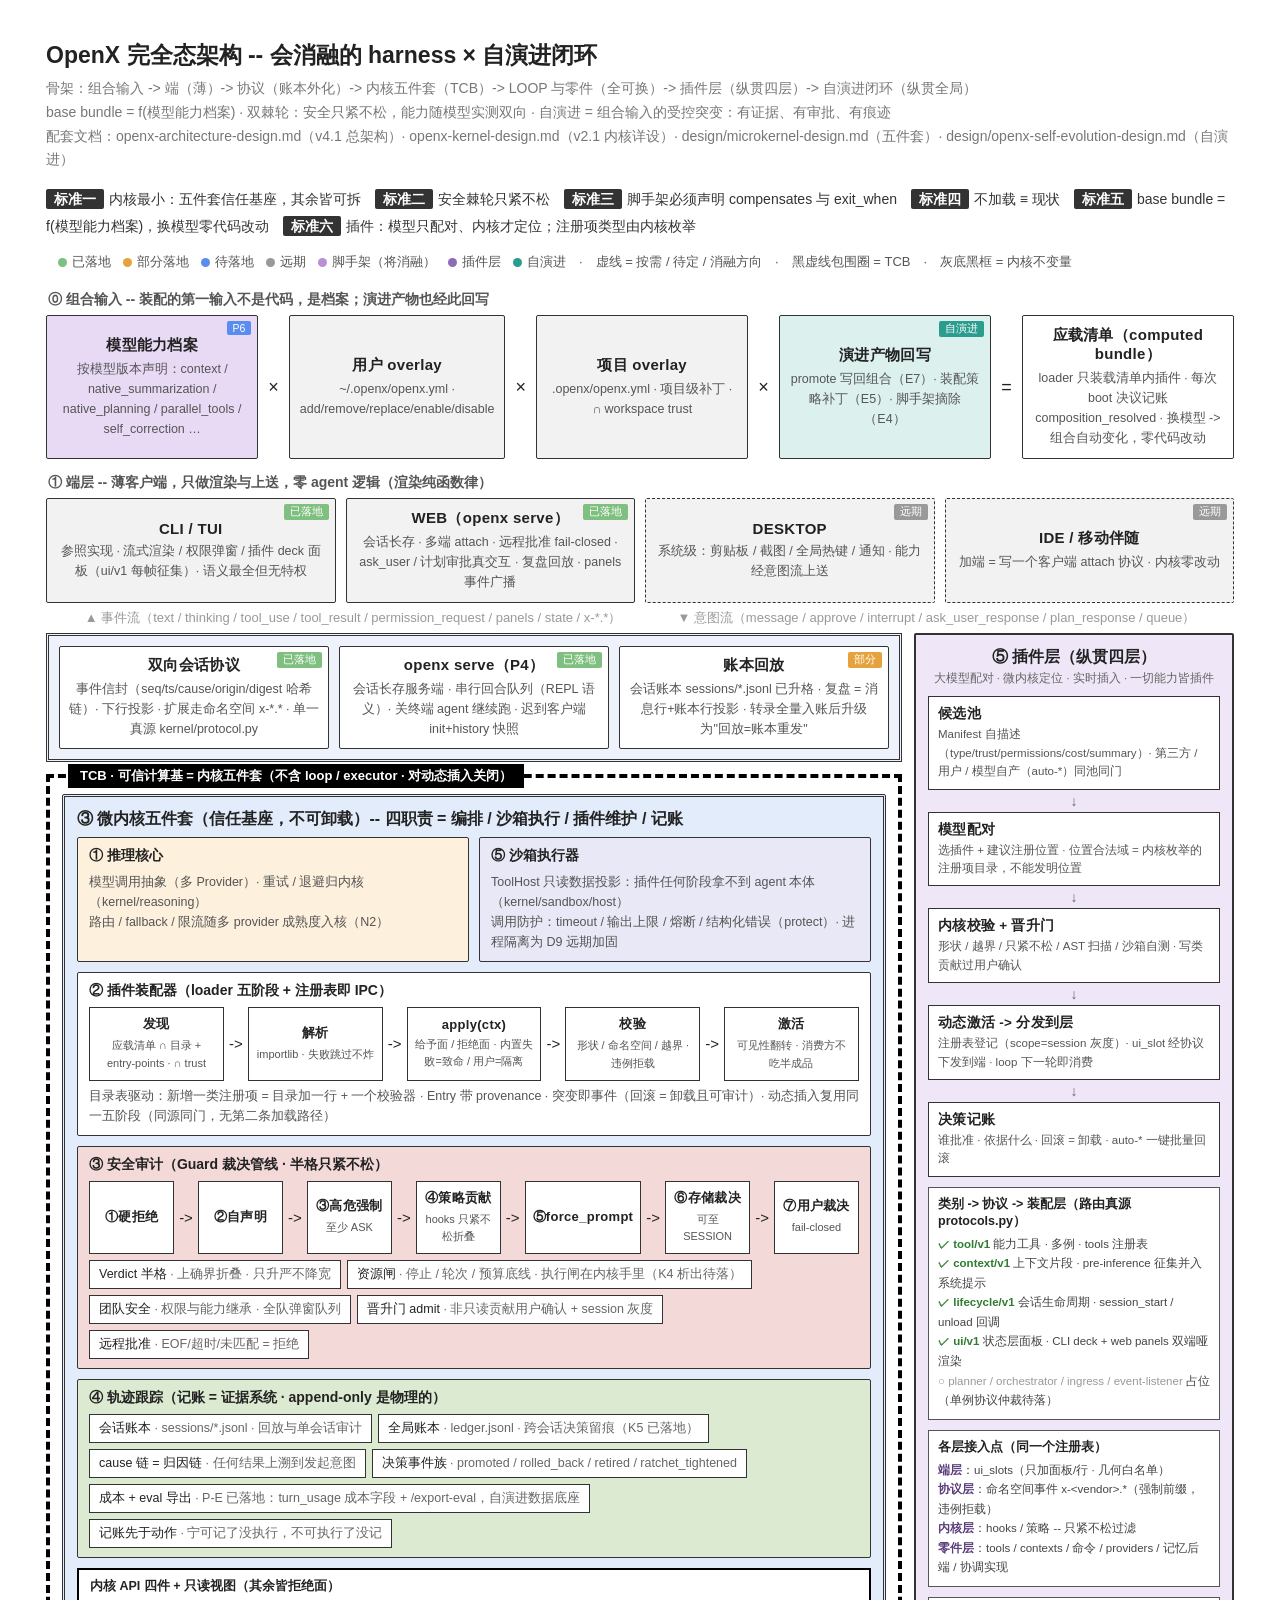
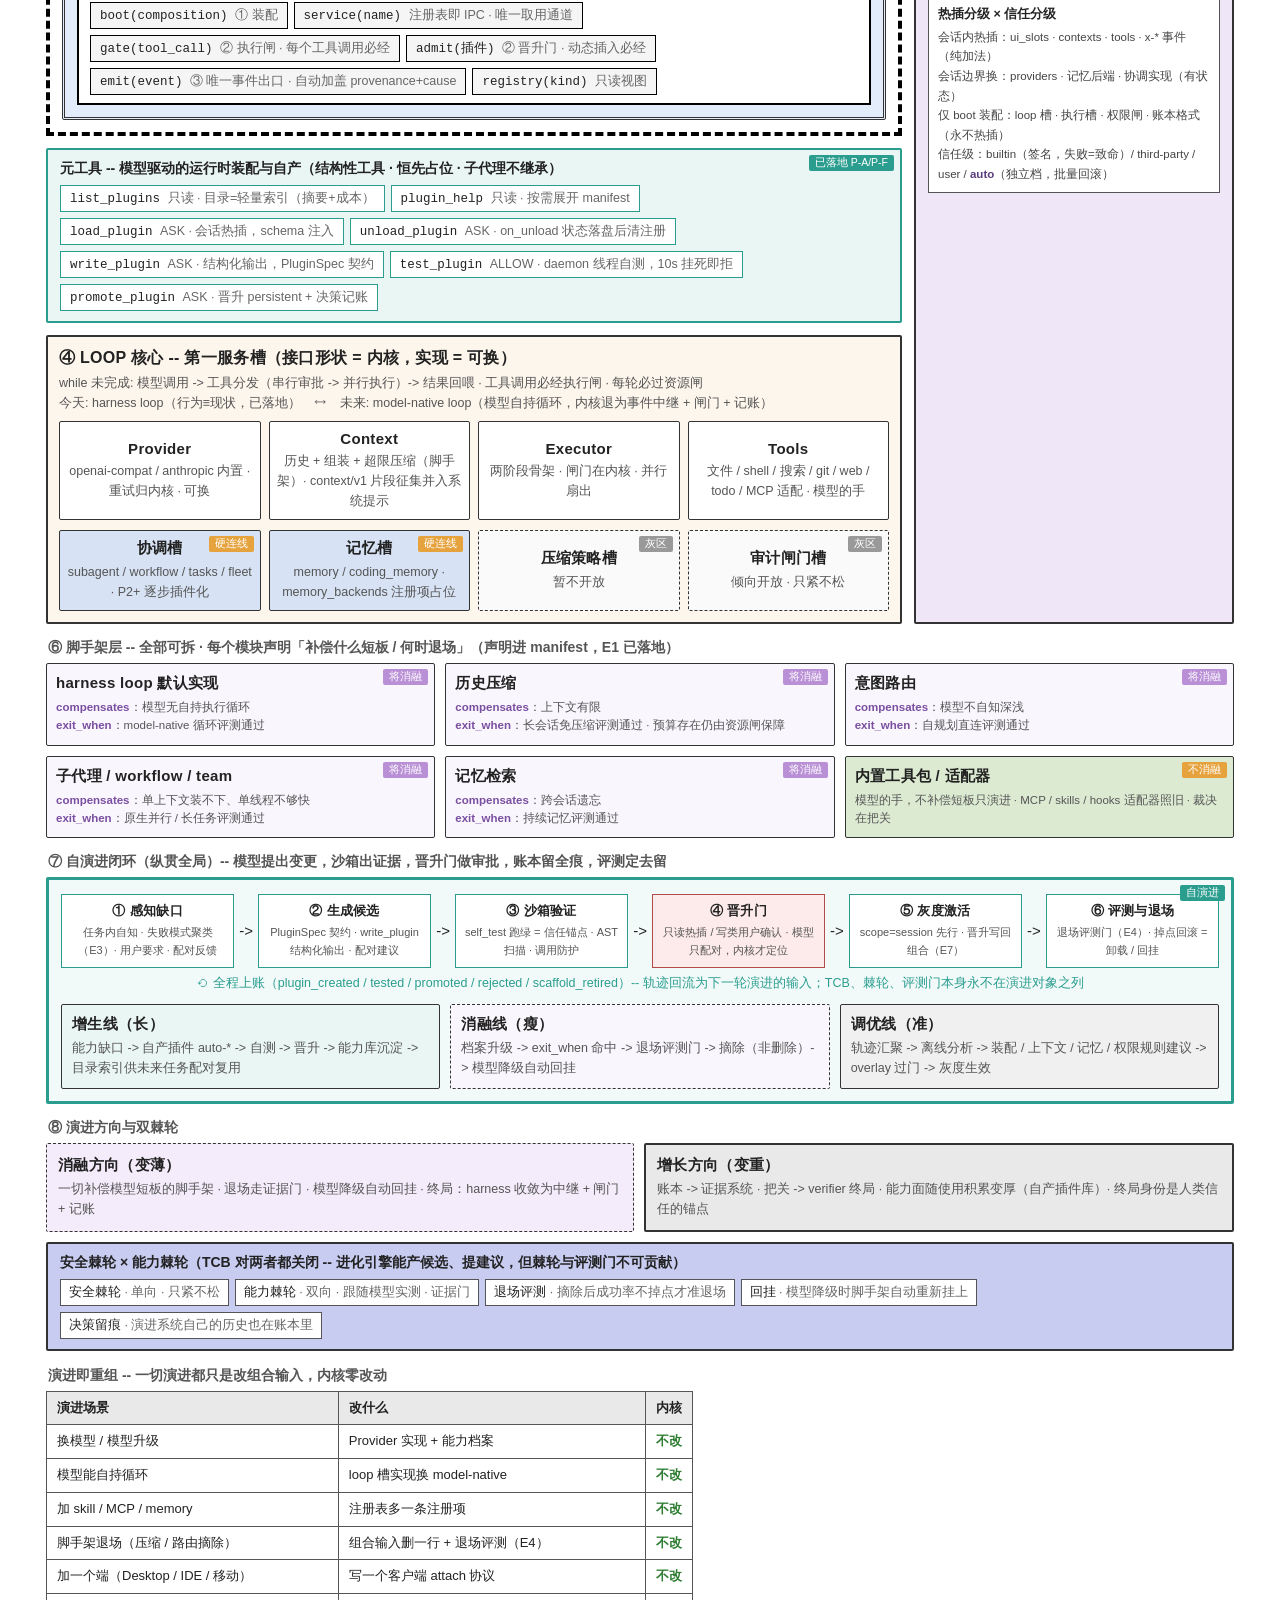
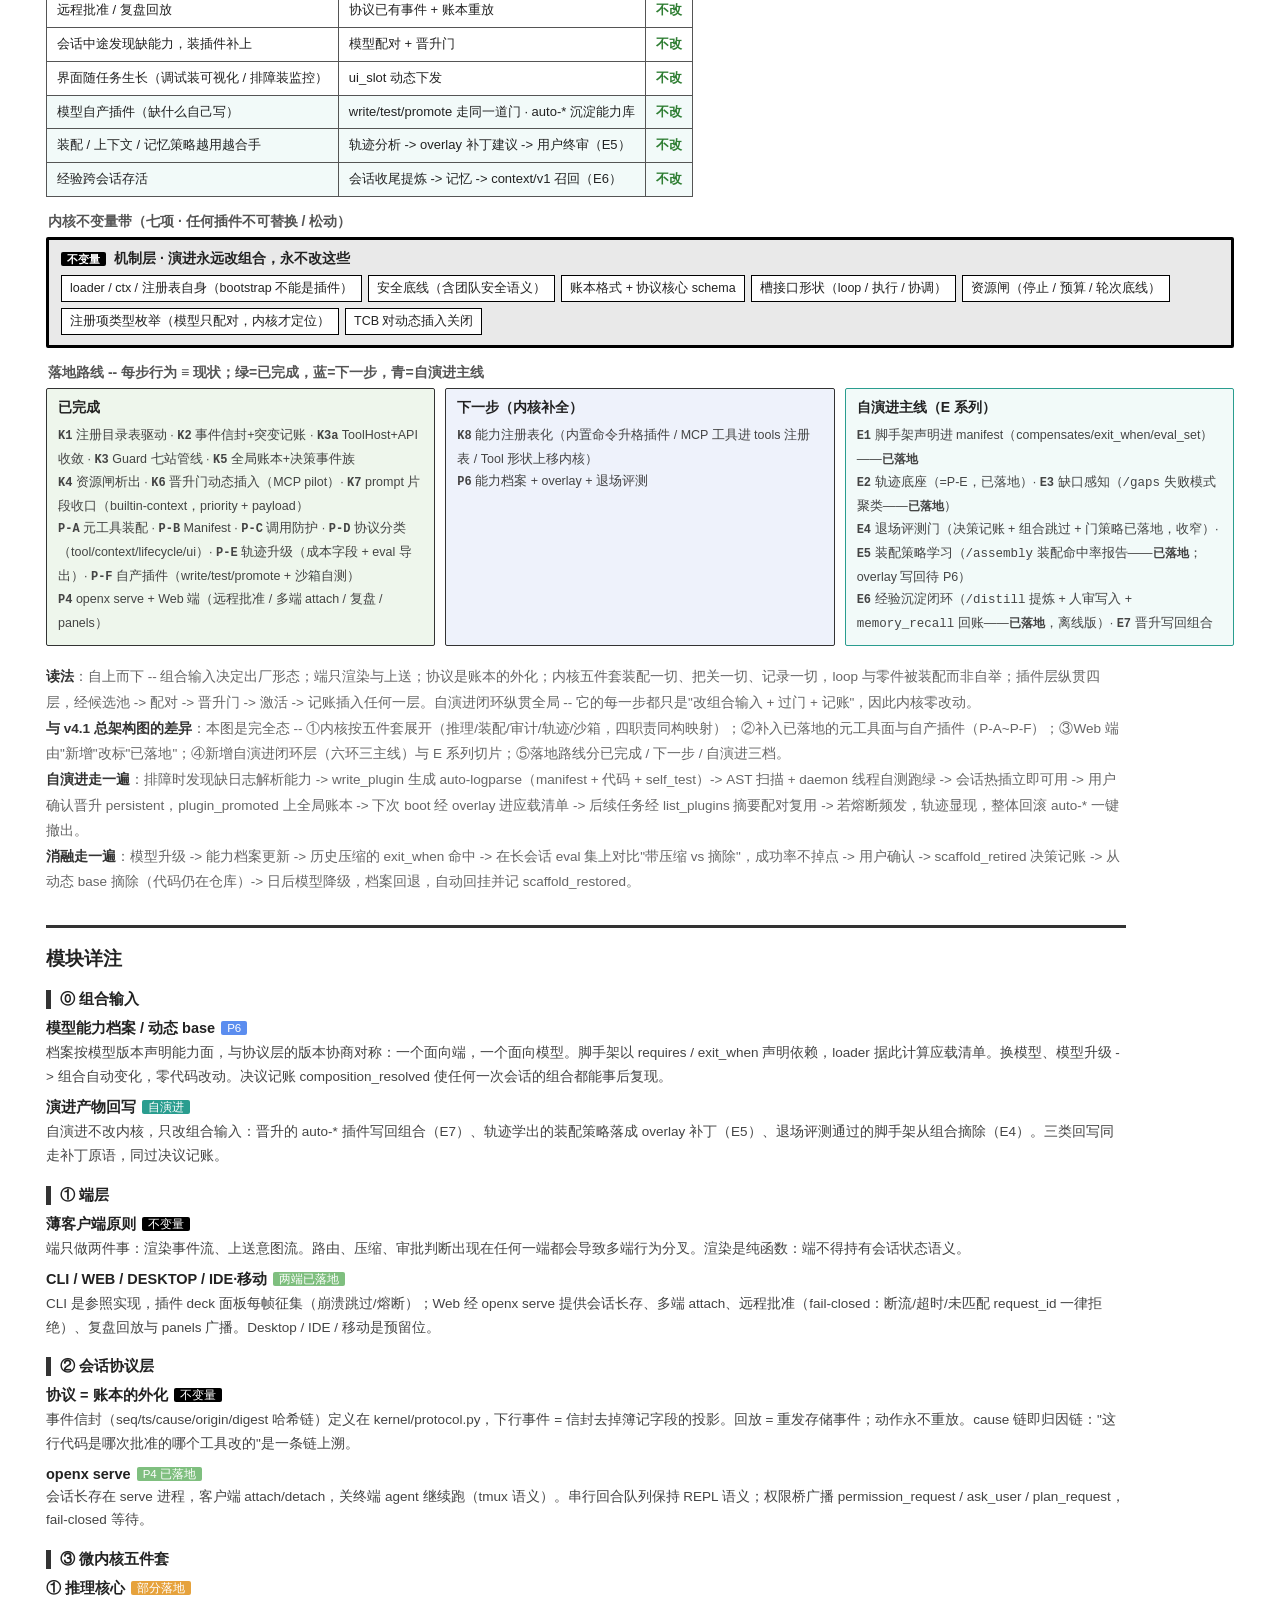
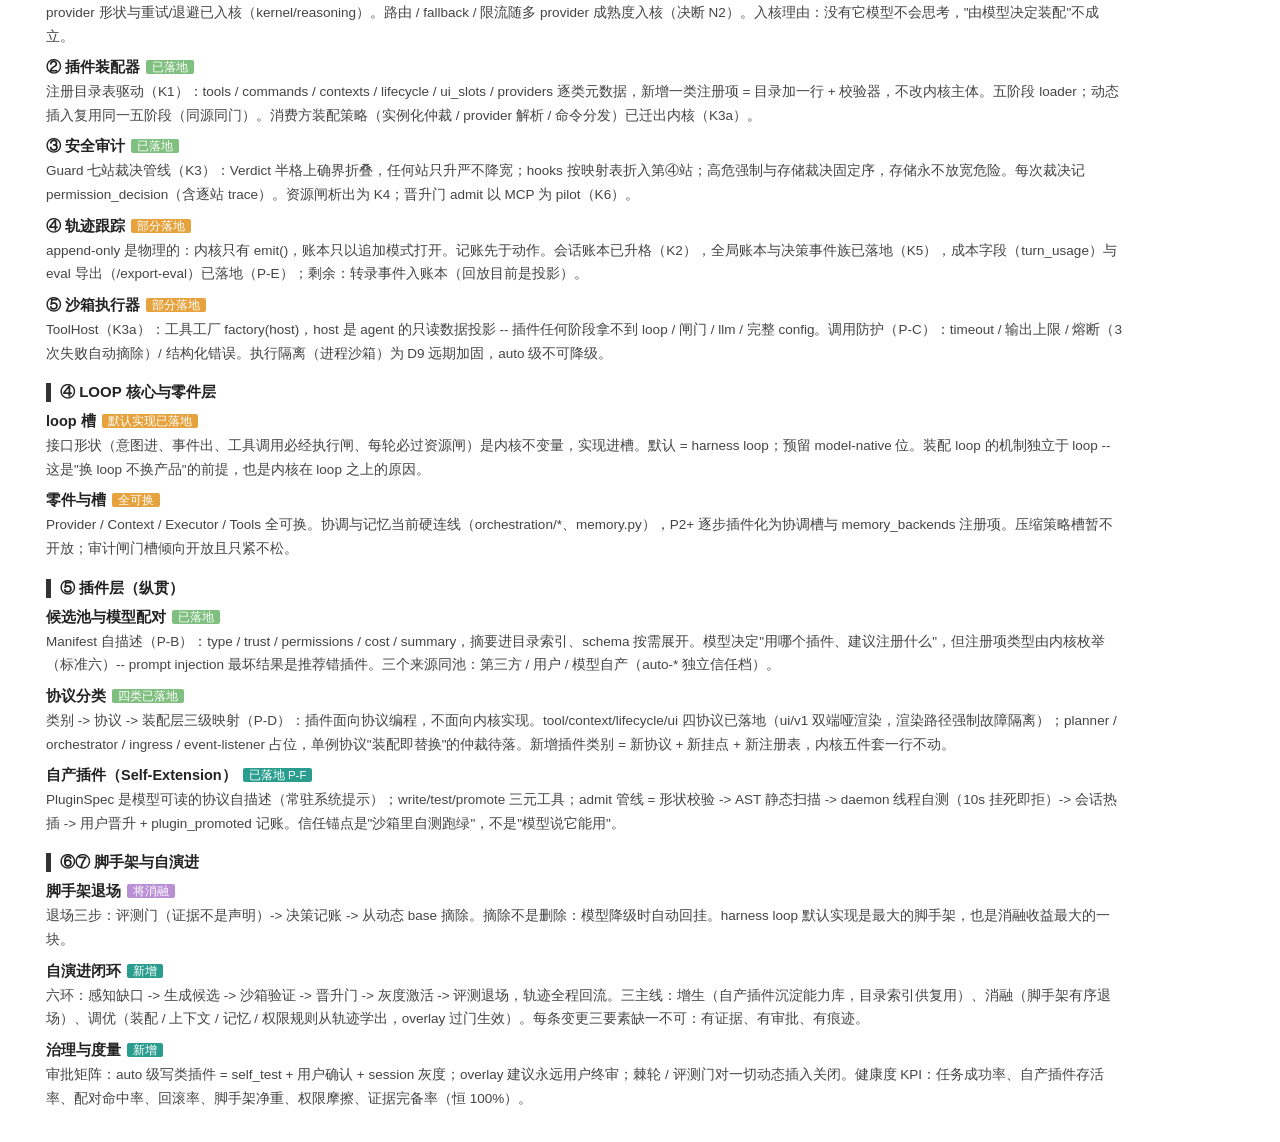
<file: docs/openx-full-architecture.html>
<!DOCTYPE html>
<html lang="zh-CN">
<head>
<meta charset="UTF-8">
<title>OpenX 完全态架构（v5 · 会消融的 harness × 自演进闭环）</title>
<style>
  body { font-family: -apple-system, "PingFang SC", "Microsoft YaHei", sans-serif;
         background: #fff; color: #222; margin: 0; padding: 40px 46px; }
  h1 { font-size: 23px; font-weight: 700; margin: 0 0 6px; }
  .sub { font-size: 14px; color: #777; margin: 0 0 14px; line-height: 1.7; }
  .crit { font-size: 14px; color: #333; margin: 0 0 14px; line-height: 1.9; }
  .crit b { background: #333; color: #fff; font-weight: 600; padding: 2px 8px; border-radius: 2px; margin-right: 5px; }
  .legend { font-size: 13px; color: #555; margin: 0 0 20px; }
  .dot { display: inline-block; width: 9px; height: 9px; border-radius: 50%;
         margin: 0 5px 0 12px; vertical-align: middle; }
  .d-have { background: #7fbf7f; } .d-part { background: #e6a23c; } .d-todo { background: #5b8def; }
  .d-far { background: #999; } .d-decay { background: #b98fd6; } .d-plug { background: #8e6bb5; }
  .d-self { background: #2a9d8f; }
  .box { border: 1.5px solid #333; border-radius: 2px; box-sizing: border-box; position: relative; }
  .t { font-size: 15px; letter-spacing: .3px; font-weight: 600; }
  .s { font-size: 12.5px; color: #555; margin-top: 4px; line-height: 1.6; }
  .tag { position: absolute; top: 5px; right: 6px; font-size: 10.5px; padding: 1px 6px;
         border-radius: 2px; color: #fff; }
  .tag.have { background: #7fbf7f; } .tag.part { background: #e6a23c; } .tag.todo { background: #5b8def; }
  .tag.far { background: #999; } .tag.inv { background: #000; } .tag.decay { background: #b98fd6; }
  .tag.plug { background: #8e6bb5; } .tag.self { background: #2a9d8f; }
  .layerlabel { font-size: 14px; color: #555; font-weight: 600; margin: 15px 0 6px 2px; }
  .strip { display: flex; gap: 10px; }
  .strip .box { flex: 1; padding: 10px 9px; text-align: center;
                display: flex; flex-direction: column; justify-content: center; }
  .thin .box { background: #f2f2f2; border-width: 1.2px; }
  .arrowrow { display: flex; justify-content: center; gap: 56px; color: #999; font-size: 13px; margin: 6px 0; }

  /* 组合输入 */
  .comp { display: flex; gap: 10px; align-items: stretch; }
  .comp .box { flex: 1; padding: 10px; text-align: center; display: flex; flex-direction: column; justify-content: center; background: #f2f2f2; }
  .comp .merge { flex: none; border: none; display: flex; align-items: center; font-size: 18px; }
  .comp .out { background: #fff; }
  .comp .profile { background: #e8d9f5; }
  .comp .evoback { background: #dcf0ee; }

  /* 中部双列 */
  .mid { display: flex; gap: 12px; align-items: stretch; }
  .col { flex: 1; display: flex; flex-direction: column; }

  /* 协议层 */
  .proto { border: 3px double #333; background: #eef2fb; padding: 10px; display: flex; gap: 10px; }
  .proto .box { flex: 1; background: #fff; padding: 9px; text-align: center;
                display: flex; flex-direction: column; justify-content: center; }

  /* TCB */
  .tcb { border: 4px dashed #000; padding: 16px 12px 12px; position: relative; margin-top: 12px; }
  .tcb .tcbl { position: absolute; top: -14px; left: 18px; background: #000; color: #fff;
               font-size: 13px; font-weight: 700; padding: 3px 12px; }
  .kernel { background: #e3ecfa; border-width: 3px; border-style: double; padding: 12px; }
  .row { display: flex; gap: 10px; margin-bottom: 10px; }
  .row:last-child { margin-bottom: 0; }
  .pad { padding: 9px 11px; }
  .cap { font-size: 14px; font-weight: 700; margin-bottom: 7px; }

  .pipe { display: flex; gap: 5px; align-items: stretch; }
  .pipe .st { flex: 1; background: #fff; border: 1.5px solid #333; padding: 7px; text-align: center;
              display: flex; flex-direction: column; justify-content: center; }
  .pipe .st .t { font-size: 13px; }
  .pipe .st .s { font-size: 11px; }
  .pipe .ar { flex: none; border: none; display: flex; align-items: center; font-size: 15px; }

  .regs { display: flex; flex-wrap: wrap; gap: 6px; }
  .reg { border: 1.5px solid #333; background: #fff; font-size: 12.5px; padding: 5px 9px; }
  .reg .c { color: #666; }

  .duty { background: #fff; }
  .duty-reason { background: #fdf0dc; }
  .duty-asm { background: #fff; }
  .duty-guard { background: #f4d9d9; }
  .duty-ledger { background: #dcead2; }
  .duty-sandbox { background: #e8e8f6; }

  .kapi { margin-top: 10px; border: 2px solid #000; background: #fff; padding: 8px 11px; }
  .kapi .chips { display: flex; flex-wrap: wrap; gap: 6px; }
  .kapi .chip { border: 1.2px solid #000; background: #f5f5f5; font-size: 12.5px; padding: 4px 9px; font-family: ui-monospace, Menlo, monospace; }
  .kapi .chip .c { color: #666; font-family: -apple-system, "PingFang SC", sans-serif; }

  /* 元工具 */
  .meta { border: 2.5px solid #2a9d8f; background: #eaf6f4; padding: 10px 12px; margin-top: 12px; }
  .meta .chips { display: flex; flex-wrap: wrap; gap: 6px; }
  .meta .chip { border: 1.2px solid #2a9d8f; background: #fff; font-size: 12.5px; padding: 4px 9px; font-family: ui-monospace, Menlo, monospace; }
  .meta .chip .c { color: #666; font-family: -apple-system, "PingFang SC", sans-serif; }

  /* loop 与零件 */
  .loopbox { border-width: 2.5px; background: #fdf6ec; padding: 11px; margin-top: 12px; }
  .parts { display: flex; gap: 8px; margin-top: 8px; }
  .parts .box { flex: 1; background: #fff; padding: 8px 6px; text-align: center;
                display: flex; flex-direction: column; justify-content: center; }
  .slots { display: flex; gap: 8px; margin-top: 10px; }
  .slots .box { flex: 1; background: #fff; padding: 8px 7px; text-align: center;
                display: flex; flex-direction: column; justify-content: center; }
  .slots .open { background: #d7e3f4; }
  .slots .shut { border-style: dashed; background: #fafafa; }

  /* 插件脊 */
  .spine-plug { width: 320px; flex: none; background: #efe6f7; border-width: 2.5px;
                padding: 12px; display: flex; flex-direction: column; }
  .spine-plug .title { font-size: 15.5px; font-weight: 700; text-align: center; margin-bottom: 3px; }
  .spine-plug .subtitle { font-size: 11.5px; color: #666; text-align: center; margin-bottom: 10px; }
  .spine-plug .stage { background: #fff; border: 1.5px solid #333; padding: 8px 9px; }
  .spine-plug .stage .t { font-size: 13.5px; }
  .spine-plug .stage .s { font-size: 11.5px; margin-top: 2px; }
  .spine-plug .down { text-align: center; color: #666; font-size: 14px; margin: 3px 0; }
  .spine-plug .ports { margin-top: 10px; background: #fff; border: 1.2px solid #555; padding: 8px 9px; }
  .spine-plug .ports .cap { font-size: 12.5px; margin-bottom: 5px; }
  .spine-plug .ports .p { font-size: 11.5px; color: #444; line-height: 1.7; }
  .spine-plug .ports .p b { color: #5a3d7a; }
  .spine-plug .ports .ok { color: #2e7d32; font-weight: 600; }
  .spine-plug .ports .wait { color: #999; }

  /* 脚手架 */
  .scfld { display: flex; flex-wrap: wrap; gap: 10px; }
  .scfld .box { flex: 1 1 30%; padding: 10px 9px; background: #faf6fd; }
  .scfld .box.stay { background: #dcead2; }
  .scfld .why { font-size: 11.5px; color: #555; margin-top: 5px; line-height: 1.6; text-align: left; }
  .scfld .why b { color: #7a4fa0; font-weight: 600; }

  /* 自演进闭环 */
  .evoloop { border: 3px solid #2a9d8f; background: #f2faf9; padding: 14px 12px 12px; }
  .evoloop .pipe .st { border-color: #2a9d8f; }
  .evoloop .pipe .st.gate { background: #fdeaea; border-color: #b34a4a; }
  .evoloop .backflow { text-align: center; color: #2a9d8f; font-size: 12.5px; margin-top: 7px; }
  .lines { display: flex; gap: 10px; margin-top: 12px; }
  .lines .box { flex: 1; padding: 10px; }
  .lines .grow { background: #eaf6f4; }
  .lines .thin2 { background: #faf6fd; border-style: dashed; }
  .lines .tune { background: #f0f0f0; }

  /* 演进方向 + 棘轮 */
  .trend { display: flex; gap: 10px; }
  .trend .box { flex: 1; padding: 11px; display: flex; flex-direction: column; justify-content: center; }
  .trend .thin-dir { background: #f4ecfa; border-style: dashed; }
  .trend .grow-dir { background: #e9e9e9; border-width: 2.5px; }
  .ratchet { border: 2.5px solid #333; background: #c8ccf1; padding: 10px 12px; }
  .ratchet .chips { display: flex; flex-wrap: wrap; gap: 6px; }
  .ratchet .chip { border: 1.2px solid #555; background: #fff; font-size: 12.5px; padding: 4px 8px; }
  .ratchet .chip .c { color: #666; }

  /* 演进表 */
  .evo { max-width: 1060px; border-collapse: collapse; margin-top: 4px; }
  .evo th, .evo td { border: 1.2px solid #555; font-size: 13px; padding: 6px 10px; text-align: left; line-height: 1.6; }
  .evo th { background: #e9e9e9; }
  .evo td.n { color: #2e7d32; font-weight: 600; text-align: center; white-space: nowrap; }
  .evo tr.selfrow td { background: #f2faf9; }

  .invariants { border: 3px solid #000; background: #e9e9e9; padding: 10px 12px; }
  .invariants .cap { font-size: 14px; font-weight: 700; margin-bottom: 7px; }
  .invariants .chips { display: flex; flex-wrap: wrap; gap: 6px; }
  .invariants .chips .chip { background: #fff; border: 1.2px solid #000; font-size: 12.5px; padding: 4px 8px; }

  /* 落地路线 */
  .road { display: flex; gap: 10px; }
  .road .box { flex: 1; padding: 10px 11px; }
  .road .done { background: #eef6ec; }
  .road .next { background: #eef2fb; }
  .road .selfe { background: #f2faf9; border-color: #2a9d8f; }
  .road .p { font-size: 12.5px; color: #444; line-height: 1.8; margin-top: 5px; }
  .road .p b { font-family: ui-monospace, Menlo, monospace; font-size: 12px; }

  .note { margin-top: 18px; font-size: 13.5px; color: #666; line-height: 1.9; max-width: 1080px; }
  .note b { color: #333; }

  .gloss { margin-top: 30px; border-top: 3px solid #333; padding-top: 18px; max-width: 1080px; }
  .gloss h2 { font-size: 19px; margin: 0 0 12px; }
  .gloss h3 { font-size: 15px; margin: 18px 0 8px; border-left: 5px solid #333; padding-left: 9px; }
  .gloss dl { margin: 0; }
  .gloss dt { font-size: 14.5px; font-weight: 700; margin-top: 10px; }
  .gloss dt .st { font-weight: 400; font-size: 11.5px; color: #fff; border-radius: 2px; padding: 1px 6px; margin-left: 6px; vertical-align: 1px; }
  .st.have { background: #7fbf7f; } .st.part { background: #e6a23c; } .st.todo { background: #5b8def; }
  .st.far { background: #999; } .st.inv { background: #000; } .st.decay { background: #b98fd6; }
  .st.plug { background: #8e6bb5; } .st.self { background: #2a9d8f; }
  .gloss dd { margin: 3px 0 0 0; font-size: 13.5px; color: #444; line-height: 1.75; }
</style>
</head>
<body>
<h1>OpenX 完全态架构 -- 会消融的 harness × 自演进闭环</h1>
<p class="sub">骨架：组合输入 -> 端（薄）-> 协议（账本外化）-> 内核五件套（TCB）-> LOOP 与零件（全可换）-> 插件层（纵贯四层）-> 自演进闭环（纵贯全局）<br>
base bundle = f(模型能力档案) · 双棘轮：安全只紧不松，能力随模型实测双向 · 自演进 = 组合输入的受控突变：有证据、有审批、有痕迹<br>
配套文档：openx-architecture-design.md（v4.1 总架构）· openx-kernel-design.md（v2.1 内核详设）· design/microkernel-design.md（五件套）· design/openx-self-evolution-design.md（自演进）</p>
<p class="crit">
  <b>标准一</b>内核最小：五件套信任基座，其余皆可拆　<b>标准二</b>安全棘轮只紧不松　<b>标准三</b>脚手架必须声明 compensates 与 exit_when　<b>标准四</b>不加载 ≡ 现状　<b>标准五</b>base bundle = f(模型能力档案)，换模型零代码改动　<b>标准六</b>插件：模型只配对、内核才定位；注册项类型由内核枚举
</p>
<p class="legend">
  <span class="dot d-have"></span>已落地<span class="dot d-part"></span>部分落地<span class="dot d-todo"></span>待落地<span class="dot d-far"></span>远期<span class="dot d-decay"></span>脚手架（将消融）<span class="dot d-plug"></span>插件层<span class="dot d-self"></span>自演进　·　虚线 = 按需 / 待定 / 消融方向　·　黑虚线包围圈 = TCB　·　灰底黑框 = 内核不变量
</p>

<div class="layerlabel">⓪ 组合输入 -- 装配的第一输入不是代码，是档案；演进产物也经此回写</div>
<div class="comp">
  <div class="box profile"><span class="tag todo">P6</span><div class="t">模型能力档案</div><div class="s">按模型版本声明：context / native_summarization / native_planning / parallel_tools / self_correction …</div></div>
  <div class="merge">×</div>
  <div class="box"><div class="t">用户 overlay</div><div class="s">~/.openx/openx.yml · add/remove/replace/enable/disable</div></div>
  <div class="merge">×</div>
  <div class="box"><div class="t">项目 overlay</div><div class="s">.openx/openx.yml · 项目级补丁 · ∩ workspace trust</div></div>
  <div class="merge">×</div>
  <div class="box evoback"><span class="tag self">自演进</span><div class="t">演进产物回写</div><div class="s">promote 写回组合（E7）· 装配策略补丁（E5）· 脚手架摘除（E4）</div></div>
  <div class="merge">=</div>
  <div class="box out"><div class="t">应载清单（computed bundle）</div><div class="s">loader 只装载清单内插件 · 每次 boot 决议记账 composition_resolved · 换模型 -> 组合自动变化，零代码改动</div></div>
</div>

<div class="layerlabel">① 端层 -- 薄客户端，只做渲染与上送，零 agent 逻辑（渲染纯函数律）</div>
<div class="strip thin">
  <div class="box"><span class="tag have">已落地</span><div class="t">CLI / TUI</div><div class="s">参照实现 · 流式渲染 / 权限弹窗 / 插件 deck 面板（ui/v1 每帧征集）· 语义最全但无特权</div></div>
  <div class="box"><span class="tag have">已落地</span><div class="t">WEB（openx serve）</div><div class="s">会话长存 · 多端 attach · 远程批准 fail-closed · ask_user / 计划审批真交互 · 复盘回放 · panels 事件广播</div></div>
  <div class="box" style="border-style:dashed"><span class="tag far">远期</span><div class="t">DESKTOP</div><div class="s">系统级：剪贴板 / 截图 / 全局热键 / 通知 · 能力经意图流上送</div></div>
  <div class="box" style="border-style:dashed"><span class="tag far">远期</span><div class="t">IDE / 移动伴随</div><div class="s">加端 = 写一个客户端 attach 协议 · 内核零改动</div></div>
</div>

<div class="arrowrow"><span>▲ 事件流（text / thinking / tool_use / tool_result / permission_request / panels / state / x-*.*）</span><span>▼ 意图流（message / approve / interrupt / ask_user_response / plan_response / queue）</span></div>

<div class="mid">

<div class="col">

  <div class="proto">
    <div class="box"><span class="tag have">已落地</span><div class="t">双向会话协议</div><div class="s">事件信封（seq/ts/cause/origin/digest 哈希链）· 下行投影 · 扩展走命名空间 x-*.* · 单一真源 kernel/protocol.py</div></div>
    <div class="box"><span class="tag have">已落地</span><div class="t">openx serve（P4）</div><div class="s">会话长存服务端 · 串行回合队列（REPL 语义）· 关终端 agent 继续跑 · 迟到客户端 init+history 快照</div></div>
    <div class="box"><span class="tag part">部分</span><div class="t">账本回放</div><div class="s">会话账本 sessions/*.jsonl 已升格 · 复盘 = 消息行+账本行投影 · 转录全量入账后升级为"回放=账本重发"</div></div>
  </div>

  <div class="tcb">
  <div class="tcbl">TCB · 可信计算基 = 内核五件套（不含 loop / executor · 对动态插入关闭）</div>
  <div class="box kernel">
    <div class="cap" style="font-size:16px">③ 微内核五件套（信任基座，不可卸载）-- 四职责 = 编排 / 沙箱执行 / 插件维护 / 记账</div>

    <div class="row">
      <div class="box pad duty-reason" style="flex:1">
        <div class="cap">① 推理核心</div>
        <div class="s">模型调用抽象（多 Provider）· 重试 / 退避归内核（kernel/reasoning）<br>路由 / fallback / 限流随多 provider 成熟度入核（N2）</div>
      </div>
      <div class="box pad duty-sandbox" style="flex:1">
        <div class="cap">⑤ 沙箱执行器</div>
        <div class="s">ToolHost 只读数据投影：插件任何阶段拿不到 agent 本体（kernel/sandbox/host）<br>调用防护：timeout / 输出上限 / 熔断 / 结构化错误（protect）· 进程隔离为 D9 远期加固</div>
      </div>
    </div>

    <div class="row">
      <div class="box pad duty-asm">
        <div class="cap">② 插件装配器（loader 五阶段 + 注册表即 IPC）</div>
        <div class="pipe">
          <div class="st"><div class="t">发现</div><div class="s">应载清单 ∩ 目录 + entry-points · ∩ trust</div></div>
          <div class="ar">-></div>
          <div class="st"><div class="t">解析</div><div class="s">importlib · 失败跳过不炸</div></div>
          <div class="ar">-></div>
          <div class="st"><div class="t">apply(ctx)</div><div class="s">给予面 / 拒绝面 · 内置失败=致命 / 用户=隔离</div></div>
          <div class="ar">-></div>
          <div class="st"><div class="t">校验</div><div class="s">形状 / 命名空间 / 越界 · 违例拒载</div></div>
          <div class="ar">-></div>
          <div class="st"><div class="t">激活</div><div class="s">可见性翻转 · 消费方不吃半成品</div></div>
        </div>
        <div class="s" style="margin-top:5px">目录表驱动：新增一类注册项 = 目录加一行 + 一个校验器 · Entry 带 provenance · 突变即事件（回滚 = 卸载且可审计）· 动态插入复用同一五阶段（同源同门，无第二条加载路径）</div>
      </div>
    </div>

    <div class="row">
      <div class="box pad duty-guard">
        <div class="cap">③ 安全审计（Guard 裁决管线 · 半格只紧不松）</div>
        <div class="pipe">
          <div class="st"><div class="t">①硬拒绝</div></div>
          <div class="ar">-></div>
          <div class="st"><div class="t">②自声明</div></div>
          <div class="ar">-></div>
          <div class="st"><div class="t">③高危强制</div><div class="s">至少 ASK</div></div>
          <div class="ar">-></div>
          <div class="st"><div class="t">④策略贡献</div><div class="s">hooks 只紧不松折叠</div></div>
          <div class="ar">-></div>
          <div class="st"><div class="t">⑤force_prompt</div></div>
          <div class="ar">-></div>
          <div class="st"><div class="t">⑥存储裁决</div><div class="s">可至 SESSION</div></div>
          <div class="ar">-></div>
          <div class="st"><div class="t">⑦用户裁决</div><div class="s">fail-closed</div></div>
        </div>
        <div class="regs" style="margin-top:6px">
          <span class="reg">Verdict 半格 <span class="c">· 上确界折叠 · 只升严不降宽</span></span>
          <span class="reg">资源闸 <span class="c">· 停止 / 轮次 / 预算底线 · 执行闸在内核手里（K4 析出待落）</span></span>
          <span class="reg">团队安全 <span class="c">· 权限与能力继承 · 全队弹窗队列</span></span>
          <span class="reg">晋升门 admit <span class="c">· 非只读贡献用户确认 + session 灰度</span></span>
          <span class="reg">远程批准 <span class="c">· EOF/超时/未匹配 = 拒绝</span></span>
        </div>
      </div>
    </div>

    <div class="row">
      <div class="box pad duty-ledger">
        <div class="cap">④ 轨迹跟踪（记账 = 证据系统 · append-only 是物理的）</div>
        <div class="regs">
          <span class="reg">会话账本 <span class="c">· sessions/*.jsonl · 回放与单会话审计</span></span>
          <span class="reg">全局账本 <span class="c">· ledger.jsonl · 跨会话决策留痕（K5 已落地）</span></span>
          <span class="reg">cause 链 = 归因链 <span class="c">· 任何结果上溯到发起意图</span></span>
          <span class="reg">决策事件族 <span class="c">· promoted / rolled_back / retired / ratchet_tightened</span></span>
          <span class="reg">成本 + eval 导出 <span class="c">· P-E 已落地：turn_usage 成本字段 + /export-eval，自演进数据底座</span></span>
          <span class="reg">记账先于动作 <span class="c">· 宁可记了没执行，不可执行了没记</span></span>
        </div>
      </div>
    </div>

    <div class="kapi">
      <div class="cap" style="font-size:12.5px">内核 API 四件 + 只读视图（其余皆拒绝面）</div>
      <div class="chips">
        <span class="chip">boot(composition) <span class="c">① 装配</span></span>
        <span class="chip">service(name) <span class="c">注册表即 IPC · 唯一取用通道</span></span>
        <span class="chip">gate(tool_call) <span class="c">② 执行闸 · 每个工具调用必经</span></span>
        <span class="chip">admit(插件) <span class="c">② 晋升门 · 动态插入必经</span></span>
        <span class="chip">emit(event) <span class="c">③ 唯一事件出口 · 自动加盖 provenance+cause</span></span>
        <span class="chip">registry(kind) <span class="c">只读视图</span></span>
      </div>
    </div>
  </div>
  </div><!-- /tcb -->

  <div class="box meta">
    <span class="tag self">已落地 P-A/P-F</span>
    <div class="cap">元工具 -- 模型驱动的运行时装配与自产（结构性工具 · 恒先占位 · 子代理不继承）</div>
    <div class="chips">
      <span class="chip">list_plugins <span class="c">只读 · 目录=轻量索引（摘要+成本）</span></span>
      <span class="chip">plugin_help <span class="c">只读 · 按需展开 manifest</span></span>
      <span class="chip">load_plugin <span class="c">ASK · 会话热插，schema 注入</span></span>
      <span class="chip">unload_plugin <span class="c">ASK · on_unload 状态落盘后清注册</span></span>
      <span class="chip">write_plugin <span class="c">ASK · 结构化输出，PluginSpec 契约</span></span>
      <span class="chip">test_plugin <span class="c">ALLOW · daemon 线程自测，10s 挂死即拒</span></span>
      <span class="chip">promote_plugin <span class="c">ASK · 晋升 persistent + 决策记账</span></span>
    </div>
  </div>

  <div class="box loopbox">
    <div class="t" style="font-size:16px">④ LOOP 核心 -- 第一服务槽（接口形状 = 内核，实现 = 可换）</div>
    <div class="s">while 未完成: 模型调用 -> 工具分发（串行审批 -> 并行执行）-> 结果回喂 · 工具调用必经执行闸 · 每轮必过资源闸<br>
    今天: harness loop（行为≡现状，已落地）　⟷　未来: model-native loop（模型自持循环，内核退为事件中继 + 闸门 + 记账）</div>
    <div class="parts">
      <div class="box"><div class="t">Provider</div><div class="s">openai-compat / anthropic 内置 · 重试归内核 · 可换</div></div>
      <div class="box"><div class="t">Context</div><div class="s">历史 + 组装 + 超限压缩（脚手架）· context/v1 片段征集并入系统提示</div></div>
      <div class="box"><div class="t">Executor</div><div class="s">两阶段骨架 · 闸门在内核 · 并行扇出</div></div>
      <div class="box"><div class="t">Tools</div><div class="s">文件 / shell / 搜索 / git / web / todo / MCP 适配 · 模型的手</div></div>
    </div>
    <div class="slots">
      <div class="box open"><span class="tag part">硬连线</span><div class="t">协调槽</div><div class="s">subagent / workflow / tasks / fleet · P2+ 逐步插件化</div></div>
      <div class="box open"><span class="tag part">硬连线</span><div class="t">记忆槽</div><div class="s">memory / coding_memory · memory_backends 注册项占位</div></div>
      <div class="box shut"><span class="tag far">灰区</span><div class="t">压缩策略槽</div><div class="s">暂不开放</div></div>
      <div class="box shut"><span class="tag far">灰区</span><div class="t">审计闸门槽</div><div class="s">倾向开放 · 只紧不松</div></div>
    </div>
  </div>

</div><!-- /col -->

<div class="box spine-plug">
  <div class="title">⑤ 插件层（纵贯四层）</div>
  <div class="subtitle">大模型配对 · 微内核定位 · 实时插入 · 一切能力皆插件</div>

  <div class="stage"><div class="t">候选池</div><div class="s">Manifest 自描述（type/trust/permissions/cost/summary）· 第三方 / 用户 / 模型自产（auto-*）同池同门</div></div>
  <div class="down">↓</div>
  <div class="stage"><div class="t">模型配对</div><div class="s">选插件 + 建议注册位置 · 位置合法域 = 内核枚举的注册项目录，不能发明位置</div></div>
  <div class="down">↓</div>
  <div class="stage"><div class="t">内核校验 + 晋升门</div><div class="s">形状 / 越界 / 只紧不松 / AST 扫描 / 沙箱自测 · 写类贡献过用户确认</div></div>
  <div class="down">↓</div>
  <div class="stage"><div class="t">动态激活 -> 分发到层</div><div class="s">注册表登记（scope=session 灰度）· ui_slot 经协议下发到端 · loop 下一轮即消费</div></div>
  <div class="down">↓</div>
  <div class="stage"><div class="t">决策记账</div><div class="s">谁批准 · 依据什么 · 回滚 = 卸载 · auto-* 一键批量回滚</div></div>

  <div class="ports">
    <div class="cap">类别 -> 协议 -> 装配层（路由真源 protocols.py）</div>
    <div class="p">
      <span class="ok">✓ tool/v1</span> 能力工具 · 多例 · tools 注册表<br>
      <span class="ok">✓ context/v1</span> 上下文片段 · pre-inference 征集并入系统提示<br>
      <span class="ok">✓ lifecycle/v1</span> 会话生命周期 · session_start / unload 回调<br>
      <span class="ok">✓ ui/v1</span> 状态层面板 · CLI deck + web panels 双端哑渲染<br>
      <span class="wait">○ planner / orchestrator / ingress / event-listener</span> 占位（单例协议仲裁待落）
    </div>
  </div>

  <div class="ports">
    <div class="cap">各层接入点（同一个注册表）</div>
    <div class="p"><b>端层</b>：ui_slots（只加面板/行 · 几何白名单）<br>
    <b>协议层</b>：命名空间事件 x-&lt;vendor&gt;.*（强制前缀，违例拒载）<br>
    <b>内核层</b>：hooks / 策略 -- 只紧不松过滤<br>
    <b>零件层</b>：tools / contexts / 命令 / providers / 记忆后端 / 协调实现</div>
  </div>

  <div class="ports">
    <div class="cap">热插分级 × 信任分级</div>
    <div class="p">会话内热插：ui_slots · contexts · tools · x-* 事件（纯加法）<br>
    会话边界换：providers · 记忆后端 · 协调实现（有状态）<br>
    仅 boot 装配：loop 槽 · 执行槽 · 权限闸 · 账本格式（永不热插）<br>
    信任级：builtin（签名，失败=致命）/ third-party / user / <b>auto</b>（独立档，批量回滚）</div>
  </div>
</div>

</div><!-- /mid -->

<div class="layerlabel">⑥ 脚手架层 -- 全部可拆 · 每个模块声明「补偿什么短板 / 何时退场」（声明进 manifest，E1 已落地）</div>
<div class="scfld">
  <div class="box"><span class="tag decay">将消融</span><div class="t">harness loop 默认实现</div><div class="why"><b>compensates</b>：模型无自持执行循环<br><b>exit_when</b>：model-native 循环评测通过</div></div>
  <div class="box"><span class="tag decay">将消融</span><div class="t">历史压缩</div><div class="why"><b>compensates</b>：上下文有限<br><b>exit_when</b>：长会话免压缩评测通过 · 预算存在仍由资源闸保障</div></div>
  <div class="box"><span class="tag decay">将消融</span><div class="t">意图路由</div><div class="why"><b>compensates</b>：模型不自知深浅<br><b>exit_when</b>：自规划直连评测通过</div></div>
  <div class="box"><span class="tag decay">将消融</span><div class="t">子代理 / workflow / team</div><div class="why"><b>compensates</b>：单上下文装不下、单线程不够快<br><b>exit_when</b>：原生并行 / 长任务评测通过</div></div>
  <div class="box"><span class="tag decay">将消融</span><div class="t">记忆检索</div><div class="why"><b>compensates</b>：跨会话遗忘<br><b>exit_when</b>：持续记忆评测通过</div></div>
  <div class="box stay"><span class="tag part">不消融</span><div class="t">内置工具包 / 适配器</div><div class="why">模型的手，不补偿短板只演进 · MCP / skills / hooks 适配器照旧 · 裁决在把关</div></div>
</div>

<div class="layerlabel">⑦ 自演进闭环（纵贯全局）-- 模型提出变更，沙箱出证据，晋升门做审批，账本留全痕，评测定去留</div>
<div class="box evoloop">
  <span class="tag self">自演进</span>
  <div class="pipe">
    <div class="st"><div class="t">① 感知缺口</div><div class="s">任务内自知 · 失败模式聚类（E3）· 用户要求 · 配对反馈</div></div>
    <div class="ar">-></div>
    <div class="st"><div class="t">② 生成候选</div><div class="s">PluginSpec 契约 · write_plugin 结构化输出 · 配对建议</div></div>
    <div class="ar">-></div>
    <div class="st"><div class="t">③ 沙箱验证</div><div class="s">self_test 跑绿 = 信任锚点 · AST 扫描 · 调用防护</div></div>
    <div class="ar">-></div>
    <div class="st gate"><div class="t">④ 晋升门</div><div class="s">只读热插 / 写类用户确认 · 模型只配对，内核才定位</div></div>
    <div class="ar">-></div>
    <div class="st"><div class="t">⑤ 灰度激活</div><div class="s">scope=session 先行 · 晋升写回组合（E7）</div></div>
    <div class="ar">-></div>
    <div class="st"><div class="t">⑥ 评测与退场</div><div class="s">退场评测门（E4）· 掉点回滚 = 卸载 / 回挂</div></div>
  </div>
  <div class="backflow">⟲ 全程上账（plugin_created / tested / promoted / rejected / scaffold_retired）-- 轨迹回流为下一轮演进的输入；TCB、棘轮、评测门本身永不在演进对象之列</div>
  <div class="lines">
    <div class="box grow"><div class="t">增生线（长）</div><div class="s">能力缺口 -> 自产插件 auto-* -> 自测 -> 晋升 -> 能力库沉淀 -> 目录索引供未来任务配对复用</div></div>
    <div class="box thin2"><div class="t">消融线（瘦）</div><div class="s">档案升级 -> exit_when 命中 -> 退场评测门 -> 摘除（非删除）-> 模型降级自动回挂</div></div>
    <div class="box tune"><div class="t">调优线（准）</div><div class="s">轨迹汇聚 -> 离线分析 -> 装配 / 上下文 / 记忆 / 权限规则建议 -> overlay 过门 -> 灰度生效</div></div>
  </div>
</div>

<div class="layerlabel">⑧ 演进方向与双棘轮</div>
<div class="trend">
  <div class="box thin-dir"><div class="t">消融方向（变薄）</div><div class="s">一切补偿模型短板的脚手架 · 退场走证据门 · 模型降级自动回挂 · 终局：harness 收敛为中继 + 闸门 + 记账</div></div>
  <div class="box grow-dir"><div class="t">增长方向（变重）</div><div class="s">账本 -> 证据系统 · 把关 -> verifier 终局 · 能力面随使用积累变厚（自产插件库）· 终局身份是人类信任的锚点</div></div>
</div>
<div class="box ratchet" style="margin-top:10px">
  <div class="cap">安全棘轮 × 能力棘轮（TCB 对两者都关闭 -- 进化引擎能产候选、提建议，但棘轮与评测门不可贡献）</div>
  <div class="chips">
    <span class="chip">安全棘轮 <span class="c">· 单向 · 只紧不松</span></span>
    <span class="chip">能力棘轮 <span class="c">· 双向 · 跟随模型实测 · 证据门</span></span>
    <span class="chip">退场评测 <span class="c">· 摘除后成功率不掉点才准退场</span></span>
    <span class="chip">回挂 <span class="c">· 模型降级时脚手架自动重新挂上</span></span>
    <span class="chip">决策留痕 <span class="c">· 演进系统自己的历史也在账本里</span></span>
  </div>
</div>

<div class="layerlabel" style="margin-top:16px">演进即重组 -- 一切演进都只是改组合输入，内核零改动</div>
<table class="evo">
  <tr><th>演进场景</th><th>改什么</th><th>内核</th></tr>
  <tr><td>换模型 / 模型升级</td><td>Provider 实现 + 能力档案</td><td class="n">不改</td></tr>
  <tr><td>模型能自持循环</td><td>loop 槽实现换 model-native</td><td class="n">不改</td></tr>
  <tr><td>加 skill / MCP / memory</td><td>注册表多一条注册项</td><td class="n">不改</td></tr>
  <tr><td>脚手架退场（压缩 / 路由摘除）</td><td>组合输入删一行 + 退场评测（E4）</td><td class="n">不改</td></tr>
  <tr><td>加一个端（Desktop / IDE / 移动）</td><td>写一个客户端 attach 协议</td><td class="n">不改</td></tr>
  <tr><td>远程批准 / 复盘回放</td><td>协议已有事件 + 账本重放</td><td class="n">不改</td></tr>
  <tr><td>会话中途发现缺能力，装插件补上</td><td>模型配对 + 晋升门</td><td class="n">不改</td></tr>
  <tr><td>界面随任务生长（调试装可视化 / 排障装监控）</td><td>ui_slot 动态下发</td><td class="n">不改</td></tr>
  <tr class="selfrow"><td>模型自产插件（缺什么自己写）</td><td>write/test/promote 走同一道门 · auto-* 沉淀能力库</td><td class="n">不改</td></tr>
  <tr class="selfrow"><td>装配 / 上下文 / 记忆策略越用越合手</td><td>轨迹分析 -> overlay 补丁建议 -> 用户终审（E5）</td><td class="n">不改</td></tr>
  <tr class="selfrow"><td>经验跨会话存活</td><td>会话收尾提炼 -> 记忆 -> context/v1 召回（E6）</td><td class="n">不改</td></tr>
</table>

<div class="layerlabel" style="margin-top:16px">内核不变量带（七项 · 任何插件不可替换 / 松动）</div>
<div class="box invariants">
  <div class="cap"><span class="tag inv" style="position:static;margin-right:8px">不变量</span>机制层 · 演进永远改组合，永不改这些</div>
  <div class="chips">
    <span class="chip">loader / ctx / 注册表自身（bootstrap 不能是插件）</span>
    <span class="chip">安全底线（含团队安全语义）</span>
    <span class="chip">账本格式 + 协议核心 schema</span>
    <span class="chip">槽接口形状（loop / 执行 / 协调）</span>
    <span class="chip">资源闸（停止 / 预算 / 轮次底线）</span>
    <span class="chip">注册项类型枚举（模型只配对，内核才定位）</span>
    <span class="chip">TCB 对动态插入关闭</span>
  </div>
</div>

<div class="layerlabel" style="margin-top:16px">落地路线 -- 每步行为 ≡ 现状；绿=已完成，蓝=下一步，青=自演进主线</div>
<div class="road">
  <div class="box done">
    <div class="cap">已完成</div>
    <div class="p"><b>K1</b> 注册目录表驱动 · <b>K2</b> 事件信封+突变记账 · <b>K3a</b> ToolHost+API 收敛 · <b>K3</b> Guard 七站管线 · <b>K5</b> 全局账本+决策事件族<br>
    <b>K4</b> 资源闸析出 · <b>K6</b> 晋升门动态插入（MCP pilot）· <b>K7</b> prompt 片段收口（builtin-context，priority + payload）<br>
    <b>P-A</b> 元工具装配 · <b>P-B</b> Manifest · <b>P-C</b> 调用防护 · <b>P-D</b> 协议分类（tool/context/lifecycle/ui）· <b>P-E</b> 轨迹升级（成本字段 + eval 导出）· <b>P-F</b> 自产插件（write/test/promote + 沙箱自测）<br>
    <b>P4</b> openx serve + Web 端（远程批准 / 多端 attach / 复盘 / panels）</div>
  </div>
  <div class="box next">
    <div class="cap">下一步（内核补全）</div>
    <div class="p"><b>K8</b> 能力注册表化（内置命令升格插件 / MCP 工具进 tools 注册表 / Tool 形状上移内核）<br>
    <b>P6</b> 能力档案 + overlay + 退场评测</div>
  </div>
  <div class="box selfe">
    <div class="cap">自演进主线（E 系列）</div>
    <div class="p"><b>E1</b> 脚手架声明进 manifest（compensates/exit_when/eval_set）——<b>已落地</b><br>
    <b>E2</b> 轨迹底座（=P-E，已落地）· <b>E3</b> 缺口感知（<code>/gaps</code> 失败模式聚类——<b>已落地</b>）<br>
    <b>E4</b> 退场评测门（决策记账 + 组合跳过 + 门策略已落地，收窄）· <b>E5</b> 装配策略学习（<code>/assembly</code> 装配命中率报告——<b>已落地</b>；overlay 写回待 P6）<br>
    <b>E6</b> 经验沉淀闭环（<code>/distill</code> 提炼 + 人审写入 + <code>memory_recall</code> 回账——<b>已落地</b>，离线版）· <b>E7</b> 晋升写回组合</div>
  </div>
</div>

<div class="note">
  <b>读法</b>：自上而下 -- 组合输入决定出厂形态；端只渲染与上送；协议是账本的外化；内核五件套装配一切、把关一切、记录一切，loop 与零件被装配而非自举；插件层纵贯四层，经候选池 -> 配对 -> 晋升门 -> 激活 -> 记账插入任何一层。自演进闭环纵贯全局 -- 它的每一步都只是"改组合输入 + 过门 + 记账"，因此内核零改动。<br>
  <b>与 v4.1 总架构图的差异</b>：本图是完全态 -- ①内核按五件套展开（推理/装配/审计/轨迹/沙箱，四职责同构映射）；②补入已落地的元工具面与自产插件（P-A~P-F）；③Web 端由"新增"改标"已落地"；④新增自演进闭环层（六环三主线）与 E 系列切片；⑤落地路线分已完成 / 下一步 / 自演进三档。<br>
  <b>自演进走一遍</b>：排障时发现缺日志解析能力 -> write_plugin 生成 auto-logparse（manifest + 代码 + self_test）-> AST 扫描 + daemon 线程自测跑绿 -> 会话热插立即可用 -> 用户确认晋升 persistent，plugin_promoted 上全局账本 -> 下次 boot 经 overlay 进应载清单 -> 后续任务经 list_plugins 摘要配对复用 -> 若熔断频发，轨迹显现，整体回滚 auto-* 一键撤出。<br>
  <b>消融走一遍</b>：模型升级 -> 能力档案更新 -> 历史压缩的 exit_when 命中 -> 在长会话 eval 集上对比"带压缩 vs 摘除"，成功率不掉点 -> 用户确认 -> scaffold_retired 决策记账 -> 从动态 base 摘除（代码仍在仓库）-> 日后模型降级，档案回退，自动回挂并记 scaffold_restored。
</div>

<div class="gloss">
<h2>模块详注</h2>

<h3>⓪ 组合输入</h3>
<dl>
  <dt>模型能力档案 / 动态 base<span class="st todo">P6</span></dt><dd>档案按模型版本声明能力面，与协议层的版本协商对称：一个面向端，一个面向模型。脚手架以 requires / exit_when 声明依赖，loader 据此计算应载清单。换模型、模型升级 -> 组合自动变化，零代码改动。决议记账 composition_resolved 使任何一次会话的组合都能事后复现。</dd>
  <dt>演进产物回写<span class="st self">自演进</span></dt><dd>自演进不改内核，只改组合输入：晋升的 auto-* 插件写回组合（E7）、轨迹学出的装配策略落成 overlay 补丁（E5）、退场评测通过的脚手架从组合摘除（E4）。三类回写同走补丁原语，同过决议记账。</dd>
</dl>

<h3>① 端层</h3>
<dl>
  <dt>薄客户端原则<span class="st inv">不变量</span></dt><dd>端只做两件事：渲染事件流、上送意图流。路由、压缩、审批判断出现在任何一端都会导致多端行为分叉。渲染是纯函数：端不得持有会话状态语义。</dd>
  <dt>CLI / WEB / DESKTOP / IDE·移动<span class="st have">两端已落地</span></dt><dd>CLI 是参照实现，插件 deck 面板每帧征集（崩溃跳过/熔断）；Web 经 openx serve 提供会话长存、多端 attach、远程批准（fail-closed：断流/超时/未匹配 request_id 一律拒绝）、复盘回放与 panels 广播。Desktop / IDE / 移动是预留位。</dd>
</dl>

<h3>② 会话协议层</h3>
<dl>
  <dt>协议 = 账本的外化<span class="st inv">不变量</span></dt><dd>事件信封（seq/ts/cause/origin/digest 哈希链）定义在 kernel/protocol.py，下行事件 = 信封去掉簿记字段的投影。回放 = 重发存储事件；动作永不重放。cause 链即归因链："这行代码是哪次批准的哪个工具改的"是一条链上溯。</dd>
  <dt>openx serve<span class="st have">P4 已落地</span></dt><dd>会话长存在 serve 进程，客户端 attach/detach，关终端 agent 继续跑（tmux 语义）。串行回合队列保持 REPL 语义；权限桥广播 permission_request / ask_user / plan_request，fail-closed 等待。</dd>
</dl>

<h3>③ 微内核五件套</h3>
<dl>
  <dt>① 推理核心<span class="st part">部分落地</span></dt><dd>provider 形状与重试/退避已入核（kernel/reasoning）。路由 / fallback / 限流随多 provider 成熟度入核（决断 N2）。入核理由：没有它模型不会思考，"由模型决定装配"不成立。</dd>
  <dt>② 插件装配器<span class="st have">已落地</span></dt><dd>注册目录表驱动（K1）：tools / commands / contexts / lifecycle / ui_slots / providers 逐类元数据，新增一类注册项 = 目录加一行 + 校验器，不改内核主体。五阶段 loader；动态插入复用同一五阶段（同源同门）。消费方装配策略（实例化仲裁 / provider 解析 / 命令分发）已迁出内核（K3a）。</dd>
  <dt>③ 安全审计<span class="st have">已落地</span></dt><dd>Guard 七站裁决管线（K3）：Verdict 半格上确界折叠，任何站只升严不降宽；hooks 按映射表折入第④站；高危强制与存储裁决固定序，存储永不放宽危险。每次裁决记 permission_decision（含逐站 trace）。资源闸析出为 K4；晋升门 admit 以 MCP 为 pilot（K6）。</dd>
  <dt>④ 轨迹跟踪<span class="st part">部分落地</span></dt><dd>append-only 是物理的：内核只有 emit()，账本只以追加模式打开。记账先于动作。会话账本已升格（K2），全局账本与决策事件族已落地（K5），成本字段（turn_usage）与 eval 导出（/export-eval）已落地（P-E）；剩余：转录事件入账本（回放目前是投影）。</dd>
  <dt>⑤ 沙箱执行器<span class="st part">部分落地</span></dt><dd>ToolHost（K3a）：工具工厂 factory(host)，host 是 agent 的只读数据投影 -- 插件任何阶段拿不到 loop / 闸门 / llm / 完整 config。调用防护（P-C）：timeout / 输出上限 / 熔断（3 次失败自动摘除）/ 结构化错误。执行隔离（进程沙箱）为 D9 远期加固，auto 级不可降级。</dd>
</dl>

<h3>④ LOOP 核心与零件层</h3>
<dl>
  <dt>loop 槽<span class="st part">默认实现已落地</span></dt><dd>接口形状（意图进、事件出、工具调用必经执行闸、每轮必过资源闸）是内核不变量，实现进槽。默认 = harness loop；预留 model-native 位。装配 loop 的机制独立于 loop -- 这是"换 loop 不换产品"的前提，也是内核在 loop 之上的原因。</dd>
  <dt>零件与槽<span class="st part">全可换</span></dt><dd>Provider / Context / Executor / Tools 全可换。协调与记忆当前硬连线（orchestration/*、memory.py），P2+ 逐步插件化为协调槽与 memory_backends 注册项。压缩策略槽暂不开放；审计闸门槽倾向开放且只紧不松。</dd>
</dl>

<h3>⑤ 插件层（纵贯）</h3>
<dl>
  <dt>候选池与模型配对<span class="st have">已落地</span></dt><dd>Manifest 自描述（P-B）：type / trust / permissions / cost / summary，摘要进目录索引、schema 按需展开。模型决定"用哪个插件、建议注册什么"，但注册项类型由内核枚举（标准六）-- prompt injection 最坏结果是推荐错插件。三个来源同池：第三方 / 用户 / 模型自产（auto-* 独立信任档）。</dd>
  <dt>协议分类<span class="st have">四类已落地</span></dt><dd>类别 -> 协议 -> 装配层三级映射（P-D）：插件面向协议编程，不面向内核实现。tool/context/lifecycle/ui 四协议已落地（ui/v1 双端哑渲染，渲染路径强制故障隔离）；planner / orchestrator / ingress / event-listener 占位，单例协议"装配即替换"的仲裁待落。新增插件类别 = 新协议 + 新挂点 + 新注册表，内核五件套一行不动。</dd>
  <dt>自产插件（Self-Extension）<span class="st self">已落地 P-F</span></dt><dd>PluginSpec 是模型可读的协议自描述（常驻系统提示）；write/test/promote 三元工具；admit 管线 = 形状校验 -> AST 静态扫描 -> daemon 线程自测（10s 挂死即拒）-> 会话热插 -> 用户晋升 + plugin_promoted 记账。信任锚点是"沙箱里自测跑绿"，不是"模型说它能用"。</dd>
</dl>

<h3>⑥⑦ 脚手架与自演进</h3>
<dl>
  <dt>脚手架退场<span class="st decay">将消融</span></dt><dd>退场三步：评测门（证据不是声明）-> 决策记账 -> 从动态 base 摘除。摘除不是删除：模型降级时自动回挂。harness loop 默认实现是最大的脚手架，也是消融收益最大的一块。</dd>
  <dt>自演进闭环<span class="st self">新增</span></dt><dd>六环：感知缺口 -> 生成候选 -> 沙箱验证 -> 晋升门 -> 灰度激活 -> 评测退场，轨迹全程回流。三主线：增生（自产插件沉淀能力库，目录索引供复用）、消融（脚手架有序退场）、调优（装配 / 上下文 / 记忆 / 权限规则从轨迹学出，overlay 过门生效）。每条变更三要素缺一不可：有证据、有审批、有痕迹。</dd>
  <dt>治理与度量<span class="st self">新增</span></dt><dd>审批矩阵：auto 级写类插件 = self_test + 用户确认 + session 灰度；overlay 建议永远用户终审；棘轮 / 评测门对一切动态插入关闭。健康度 KPI：任务成功率、自产插件存活率、配对命中率、回滚率、脚手架净重、权限摩擦、证据完备率（恒 100%）。</dd>
</dl>
</div>

</body>
</html>
</file>
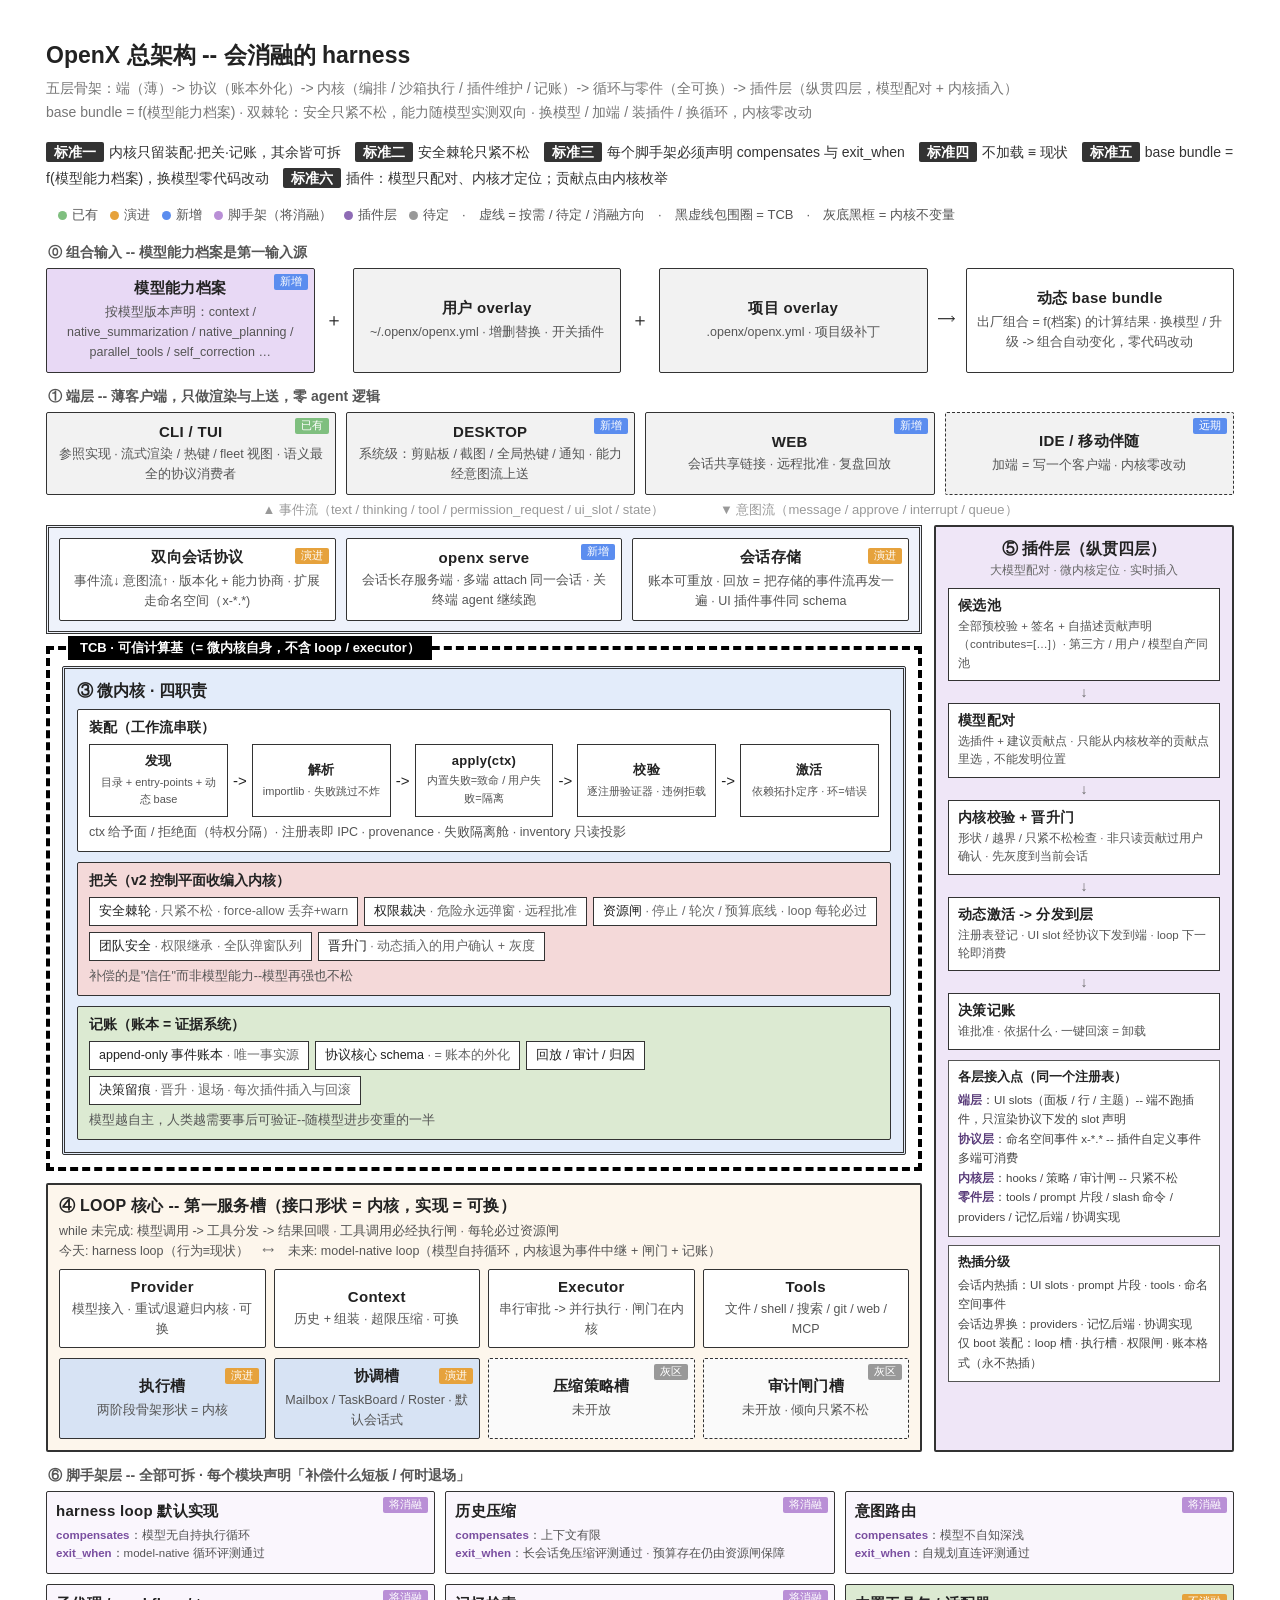
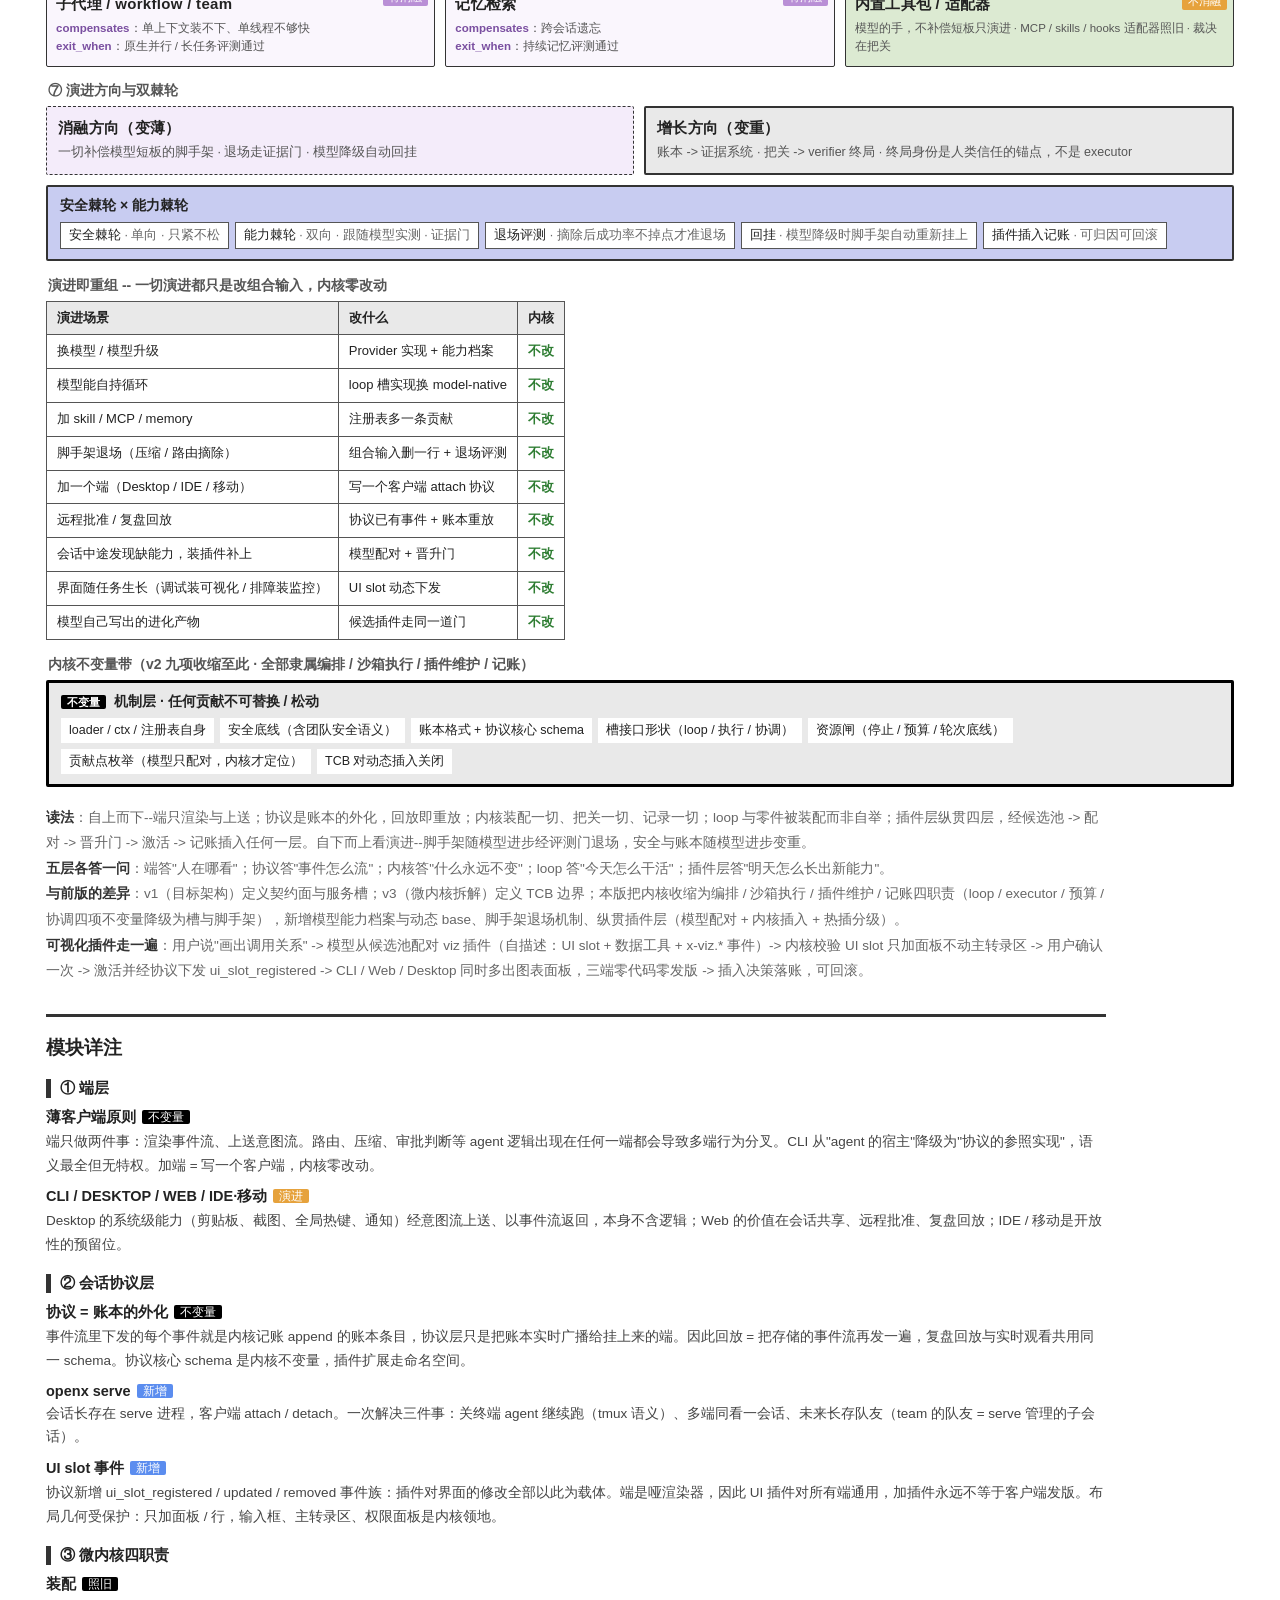
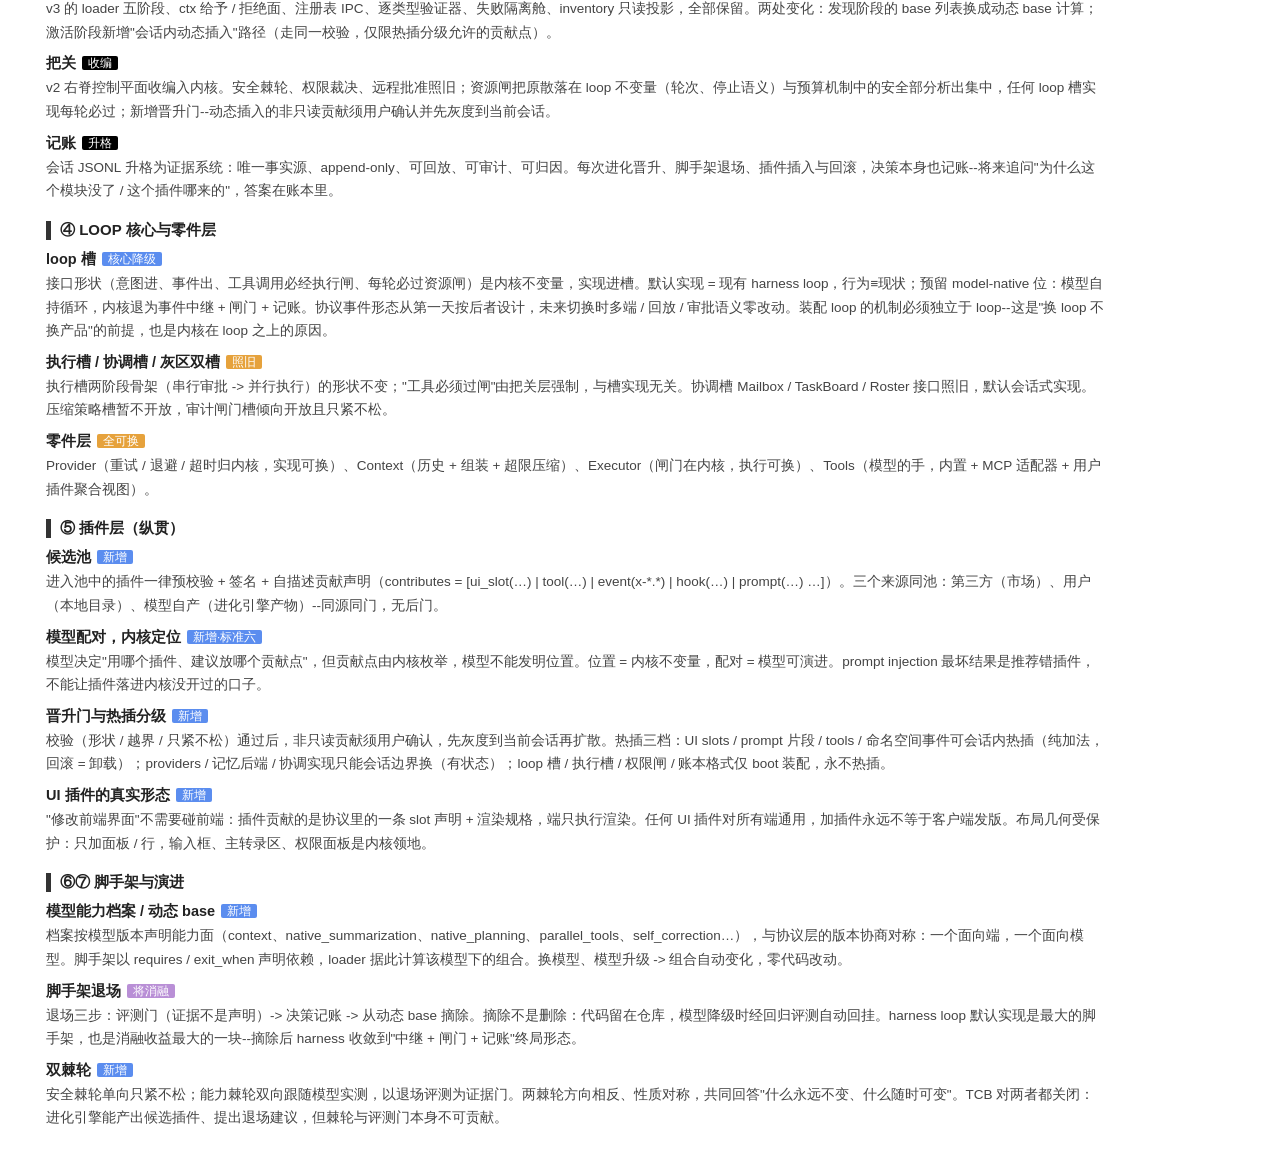
<file: docs/openx-master-architecture.html>
<!DOCTYPE html>
<html lang="zh-CN">
<head>
<meta charset="UTF-8">
<title>OpenX 总架构（v4 · 会消融的 harness · 详注）</title>
<style>
  body { font-family: -apple-system, "PingFang SC", "Microsoft YaHei", sans-serif;
         background: #fff; color: #222; margin: 0; padding: 40px 46px; }
  h1 { font-size: 23px; font-weight: 700; margin: 0 0 6px; }
  .sub { font-size: 14px; color: #777; margin: 0 0 14px; line-height: 1.7; }
  .crit { font-size: 14px; color: #333; margin: 0 0 14px; line-height: 1.9; }
  .crit b { background: #333; color: #fff; font-weight: 600; padding: 2px 8px; border-radius: 2px; margin-right: 5px; }
  .legend { font-size: 13px; color: #555; margin: 0 0 20px; }
  .dot { display: inline-block; width: 9px; height: 9px; border-radius: 50%;
         margin: 0 5px 0 12px; vertical-align: middle; }
  .d-have { background: #7fbf7f; } .d-evo { background: #e6a23c; } .d-new { background: #5b8def; }
  .d-pend { background: #999; } .d-decay { background: #b98fd6; } .d-plug { background: #8e6bb5; }
  .box { border: 1.5px solid #333; border-radius: 2px; box-sizing: border-box; position: relative; }
  .t { font-size: 15px; letter-spacing: .3px; font-weight: 600; }
  .s { font-size: 12.5px; color: #555; margin-top: 4px; line-height: 1.6; }
  .tag { position: absolute; top: 5px; right: 6px; font-size: 10.5px; padding: 1px 6px;
         border-radius: 2px; color: #fff; }
  .tag.have { background: #7fbf7f; } .tag.evo { background: #e6a23c; } .tag.new { background: #5b8def; }
  .tag.pend { background: #999; } .tag.inv { background: #000; } .tag.decay { background: #b98fd6; }
  .tag.plug { background: #8e6bb5; }
  .layerlabel { font-size: 14px; color: #555; font-weight: 600; margin: 15px 0 6px 2px; }
  .strip { display: flex; gap: 10px; }
  .strip .box { flex: 1; padding: 10px 9px; text-align: center;
                display: flex; flex-direction: column; justify-content: center; }
  .thin .box { background: #f2f2f2; border-width: 1.2px; }
  .arrowrow { display: flex; justify-content: center; gap: 56px; color: #999; font-size: 13px; margin: 6px 0; }

  /* 组合输入 */
  .comp { display: flex; gap: 10px; align-items: stretch; }
  .comp .box { flex: 1; padding: 10px; text-align: center; display: flex; flex-direction: column; justify-content: center; background: #f2f2f2; }
  .comp .merge { flex: none; border: none; display: flex; align-items: center; font-size: 18px; }
  .comp .out { background: #fff; }
  .comp .profile { background: #e8d9f5; }

  /* 中部双列 */
  .mid { display: flex; gap: 12px; align-items: stretch; }
  .col { flex: 1; display: flex; flex-direction: column; }

  /* 协议层 */
  .proto { border: 3px double #333; background: #eef2fb; padding: 10px; display: flex; gap: 10px; }
  .proto .box { flex: 1; background: #fff; padding: 9px; text-align: center;
                display: flex; flex-direction: column; justify-content: center; }

  /* TCB */
  .tcb { border: 4px dashed #000; padding: 16px 12px 12px; position: relative; margin-top: 12px; }
  .tcb .tcbl { position: absolute; top: -14px; left: 18px; background: #000; color: #fff;
               font-size: 13px; font-weight: 700; padding: 3px 12px; }
  .kernel { background: #e3ecfa; border-width: 3px; border-style: double; padding: 12px; }
  .row { display: flex; gap: 10px; margin-bottom: 10px; }
  .row:last-child { margin-bottom: 0; }
  .pad { padding: 9px 11px; }
  .cap { font-size: 14px; font-weight: 700; margin-bottom: 7px; }

  .pipe { display: flex; gap: 5px; align-items: stretch; }
  .pipe .st { flex: 1; background: #fff; border: 1.5px solid #333; padding: 7px; text-align: center;
              display: flex; flex-direction: column; justify-content: center; }
  .pipe .st .t { font-size: 13px; }
  .pipe .st .s { font-size: 11px; }
  .pipe .ar { flex: none; border: none; display: flex; align-items: center; font-size: 15px; }

  .regs { display: flex; flex-wrap: wrap; gap: 6px; }
  .reg { border: 1.5px solid #333; background: #fff; font-size: 12.5px; padding: 5px 9px; }
  .reg .c { color: #666; }

  .duty { background: #fff; }
  .duty-guard { background: #f4d9d9; }
  .duty-ledger { background: #dcead2; }

  /* loop 与零件 */
  .loopbox { border-width: 2.5px; background: #fdf6ec; padding: 11px; margin-top: 12px; }
  .parts { display: flex; gap: 8px; margin-top: 8px; }
  .parts .box { flex: 1; background: #fff; padding: 8px 6px; text-align: center;
                display: flex; flex-direction: column; justify-content: center; }

  .slots { display: flex; gap: 8px; margin-top: 10px; }
  .slots .box { flex: 1; background: #fff; padding: 8px 7px; text-align: center;
                display: flex; flex-direction: column; justify-content: center; }
  .slots .open { background: #d7e3f4; }
  .slots .shut { border-style: dashed; background: #fafafa; }

  /* 插件脊 */
  .spine-plug { width: 300px; flex: none; background: #efe6f7; border-width: 2.5px;
                padding: 12px; display: flex; flex-direction: column; }
  .spine-plug .title { font-size: 15.5px; font-weight: 700; text-align: center; margin-bottom: 3px; }
  .spine-plug .subtitle { font-size: 11.5px; color: #666; text-align: center; margin-bottom: 10px; }
  .spine-plug .stage { background: #fff; border: 1.5px solid #333; padding: 8px 9px; }
  .spine-plug .stage .t { font-size: 13.5px; }
  .spine-plug .stage .s { font-size: 11.5px; margin-top: 2px; }
  .spine-plug .down { text-align: center; color: #666; font-size: 14px; margin: 3px 0; }
  .spine-plug .ports { margin-top: 10px; background: #fff; border: 1.2px solid #555; padding: 8px 9px; }
  .spine-plug .ports .cap { font-size: 12.5px; margin-bottom: 5px; }
  .spine-plug .ports .p { font-size: 11.5px; color: #444; line-height: 1.7; }
  .spine-plug .ports .p b { color: #5a3d7a; }

  /* 脚手架 */
  .scfld { display: flex; flex-wrap: wrap; gap: 10px; }
  .scfld .box { flex: 1 1 30%; padding: 10px 9px; background: #faf6fd; }
  .scfld .box.stay { background: #dcead2; }
  .scfld .why { font-size: 11.5px; color: #555; margin-top: 5px; line-height: 1.6; text-align: left; }
  .scfld .why b { color: #7a4fa0; font-weight: 600; }

  /* 演进方向 + 棘轮 */
  .trend { display: flex; gap: 10px; }
  .trend .box { flex: 1; padding: 11px; display: flex; flex-direction: column; justify-content: center; }
  .trend .thin-dir { background: #f4ecfa; border-style: dashed; }
  .trend .grow-dir { background: #e9e9e9; border-width: 2.5px; }

  .ratchet { border: 2.5px solid #333; background: #c8ccf1; padding: 10px 12px; }
  .ratchet .chips { display: flex; flex-wrap: wrap; gap: 6px; }
  .ratchet .chip { border: 1.2px solid #555; background: #fff; font-size: 12.5px; padding: 4px 8px; }
  .ratchet .chip .c { color: #666; }

  /* 演进表 */
  .evo { max-width: 1060px; border-collapse: collapse; margin-top: 4px; }
  .evo th, .evo td { border: 1.2px solid #555; font-size: 13px; padding: 6px 10px; text-align: left; line-height: 1.6; }
  .evo th { background: #e9e9e9; }
  .evo td.n { color: #2e7d32; font-weight: 600; text-align: center; white-space: nowrap; }

  .invariants { border: 3px solid #000; background: #e9e9e9; padding: 10px 12px; }
  .invariants .cap { font-size: 14px; font-weight: 700; margin-bottom: 7px; }
  .invariants .chips { display: flex; flex-wrap: wrap; gap: 6px; }
  .invariants .chips .chip { background: #fff; border-color: #000; font-size: 12.5px; padding: 4px 8px; }

  .note { margin-top: 18px; font-size: 13.5px; color: #666; line-height: 1.9; max-width: 1060px; }
  .note b { color: #333; }

  .gloss { margin-top: 30px; border-top: 3px solid #333; padding-top: 18px; max-width: 1060px; }
  .gloss h2 { font-size: 19px; margin: 0 0 12px; }
  .gloss h3 { font-size: 15px; margin: 18px 0 8px; border-left: 5px solid #333; padding-left: 9px; }
  .gloss dl { margin: 0; }
  .gloss dt { font-size: 14.5px; font-weight: 700; margin-top: 10px; }
  .gloss dt .st { font-weight: 400; font-size: 11.5px; color: #fff; border-radius: 2px; padding: 1px 6px; margin-left: 6px; vertical-align: 1px; }
  .st.have { background: #7fbf7f; } .st.evo { background: #e6a23c; } .st.new { background: #5b8def; }
  .st.pend { background: #999; } .st.inv { background: #000; } .st.decay { background: #b98fd6; } .st.plug { background: #8e6bb5; }
  .gloss dd { margin: 3px 0 0 0; font-size: 13.5px; color: #444; line-height: 1.75; }
</style>
</head>
<body>
<h1>OpenX 总架构 -- 会消融的 harness</h1>
<p class="sub">五层骨架：端（薄）-> 协议（账本外化）-> 内核（编排 / 沙箱执行 / 插件维护 / 记账）-> 循环与零件（全可换）-> 插件层（纵贯四层，模型配对 + 内核插入）<br>base bundle = f(模型能力档案) · 双棘轮：安全只紧不松，能力随模型实测双向 · 换模型 / 加端 / 装插件 / 换循环，内核零改动</p>
<p class="crit">
  <b>标准一</b>内核只留装配·把关·记账，其余皆可拆　<b>标准二</b>安全棘轮只紧不松　<b>标准三</b>每个脚手架必须声明 compensates 与 exit_when　<b>标准四</b>不加载 ≡ 现状　<b>标准五</b>base bundle = f(模型能力档案)，换模型零代码改动　<b>标准六</b>插件：模型只配对、内核才定位；贡献点由内核枚举
</p>
<p class="legend">
  <span class="dot d-have"></span>已有<span class="dot d-evo"></span>演进<span class="dot d-new"></span>新增<span class="dot d-decay"></span>脚手架（将消融）<span class="dot d-plug"></span>插件层<span class="dot d-pend"></span>待定　·　虚线 = 按需 / 待定 / 消融方向　·　黑虚线包围圈 = TCB　·　灰底黑框 = 内核不变量
</p>

<div class="layerlabel">⓪ 组合输入 -- 模型能力档案是第一输入源</div>
<div class="comp">
  <div class="box profile"><span class="tag new">新增</span><div class="t">模型能力档案</div><div class="s">按模型版本声明：context / native_summarization / native_planning / parallel_tools / self_correction …</div></div>
  <div class="merge">＋</div>
  <div class="box"><div class="t">用户 overlay</div><div class="s">~/.openx/openx.yml · 增删替换 · 开关插件</div></div>
  <div class="merge">＋</div>
  <div class="box"><div class="t">项目 overlay</div><div class="s">.openx/openx.yml · 项目级补丁</div></div>
  <div class="merge">⟶</div>
  <div class="box out"><div class="t">动态 base bundle</div><div class="s">出厂组合 = f(档案) 的计算结果 · 换模型 / 升级 -> 组合自动变化，零代码改动</div></div>
</div>

<div class="layerlabel">① 端层 -- 薄客户端，只做渲染与上送，零 agent 逻辑</div>
<div class="strip thin">
  <div class="box"><span class="tag have">已有</span><div class="t">CLI / TUI</div><div class="s">参照实现 · 流式渲染 / 热键 / fleet 视图 · 语义最全的协议消费者</div></div>
  <div class="box"><span class="tag new">新增</span><div class="t">DESKTOP</div><div class="s">系统级：剪贴板 / 截图 / 全局热键 / 通知 · 能力经意图流上送</div></div>
  <div class="box"><span class="tag new">新增</span><div class="t">WEB</div><div class="s">会话共享链接 · 远程批准 · 复盘回放</div></div>
  <div class="box" style="border-style:dashed"><span class="tag new">远期</span><div class="t">IDE / 移动伴随</div><div class="s">加端 = 写一个客户端 · 内核零改动</div></div>
</div>

<div class="arrowrow"><span>▲ 事件流（text / thinking / tool / permission_request / ui_slot / state）</span><span>▼ 意图流（message / approve / interrupt / queue）</span></div>

<div class="mid">

<div class="col">

  <div class="proto">
    <div class="box"><span class="tag evo">演进</span><div class="t">双向会话协议</div><div class="s">事件流↓ 意图流↑ · 版本化 + 能力协商 · 扩展走命名空间（x-*.*)</div></div>
    <div class="box"><span class="tag new">新增</span><div class="t">openx serve</div><div class="s">会话长存服务端 · 多端 attach 同一会话 · 关终端 agent 继续跑</div></div>
    <div class="box"><span class="tag evo">演进</span><div class="t">会话存储</div><div class="s">账本可重放 · 回放 = 把存储的事件流再发一遍 · UI 插件事件同 schema</div></div>
  </div>

  <div class="tcb">
  <div class="tcbl">TCB · 可信计算基（= 微内核自身，不含 loop / executor）</div>
  <div class="box kernel">
    <div class="cap" style="font-size:16px">③ 微内核 · 四职责</div>
    <div class="row">
      <div class="box pad duty">
        <div class="cap">装配（工作流串联）</div>
        <div class="pipe">
          <div class="st"><div class="t">发现</div><div class="s">目录 + entry-points + 动态 base</div></div>
          <div class="ar">-></div>
          <div class="st"><div class="t">解析</div><div class="s">importlib · 失败跳过不炸</div></div>
          <div class="ar">-></div>
          <div class="st"><div class="t">apply(ctx)</div><div class="s">内置失败=致命 / 用户失败=隔离</div></div>
          <div class="ar">-></div>
          <div class="st"><div class="t">校验</div><div class="s">逐注册验证器 · 违例拒载</div></div>
          <div class="ar">-></div>
          <div class="st"><div class="t">激活</div><div class="s">依赖拓扑定序 · 环=错误</div></div>
        </div>
        <div class="s" style="margin-top:5px">ctx 给予面 / 拒绝面（特权分隔）· 注册表即 IPC · provenance · 失败隔离舱 · inventory 只读投影</div>
      </div>
    </div>
    <div class="row">
      <div class="box pad duty-guard">
        <div class="cap">把关（v2 控制平面收编入内核）</div>
        <div class="regs">
          <span class="reg">安全棘轮 <span class="c">· 只紧不松 · force-allow 丢弃+warn</span></span>
          <span class="reg">权限裁决 <span class="c">· 危险永远弹窗 · 远程批准</span></span>
          <span class="reg">资源闸 <span class="c">· 停止 / 轮次 / 预算底线 · loop 每轮必过</span></span>
          <span class="reg">团队安全 <span class="c">· 权限继承 · 全队弹窗队列</span></span>
          <span class="reg">晋升门 <span class="c">· 动态插入的用户确认 + 灰度</span></span>
        </div>
        <div class="s" style="margin-top:5px">补偿的是"信任"而非模型能力--模型再强也不松</div>
      </div>
    </div>
    <div class="row">
      <div class="box pad duty-ledger">
        <div class="cap">记账（账本 = 证据系统）</div>
        <div class="regs">
          <span class="reg">append-only 事件账本 <span class="c">· 唯一事实源</span></span>
          <span class="reg">协议核心 schema <span class="c">· = 账本的外化</span></span>
          <span class="reg">回放 / 审计 / 归因</span>
          <span class="reg">决策留痕 <span class="c">· 晋升 · 退场 · 每次插件插入与回滚</span></span>
        </div>
        <div class="s" style="margin-top:5px">模型越自主，人类越需要事后可验证--随模型进步变重的一半</div>
      </div>
    </div>
  </div>
  </div><!-- /tcb -->

  <div class="box loopbox">
    <div class="t" style="font-size:16px">④ LOOP 核心 -- 第一服务槽（接口形状 = 内核，实现 = 可换）</div>
    <div class="s">while 未完成: 模型调用 -> 工具分发 -> 结果回喂 · 工具调用必经执行闸 · 每轮必过资源闸<br>今天: harness loop（行为≡现状）　⟷　未来: model-native loop（模型自持循环，内核退为事件中继 + 闸门 + 记账）</div>
    <div class="parts">
      <div class="box"><div class="t">Provider</div><div class="s">模型接入 · 重试/退避归内核 · 可换</div></div>
      <div class="box"><div class="t">Context</div><div class="s">历史 + 组装 · 超限压缩 · 可换</div></div>
      <div class="box"><div class="t">Executor</div><div class="s">串行审批 -> 并行执行 · 闸门在内核</div></div>
      <div class="box"><div class="t">Tools</div><div class="s">文件 / shell / 搜索 / git / web / MCP</div></div>
    </div>
    <div class="slots">
      <div class="box open"><span class="tag evo">演进</span><div class="t">执行槽</div><div class="s">两阶段骨架形状 = 内核</div></div>
      <div class="box open"><span class="tag evo">演进</span><div class="t">协调槽</div><div class="s">Mailbox / TaskBoard / Roster · 默认会话式</div></div>
      <div class="box shut"><span class="tag pend">灰区</span><div class="t">压缩策略槽</div><div class="s">未开放</div></div>
      <div class="box shut"><span class="tag pend">灰区</span><div class="t">审计闸门槽</div><div class="s">未开放 · 倾向只紧不松</div></div>
    </div>
  </div>

</div><!-- /col -->

<div class="box spine-plug">
  <div class="title">⑤ 插件层（纵贯四层）</div>
  <div class="subtitle">大模型配对 · 微内核定位 · 实时插入</div>

  <div class="stage"><div class="t">候选池</div><div class="s">全部预校验 + 签名 + 自描述贡献声明（contributes=[…]）· 第三方 / 用户 / 模型自产同池</div></div>
  <div class="down">↓</div>
  <div class="stage"><div class="t">模型配对</div><div class="s">选插件 + 建议贡献点 · 只能从内核枚举的贡献点里选，不能发明位置</div></div>
  <div class="down">↓</div>
  <div class="stage"><div class="t">内核校验 + 晋升门</div><div class="s">形状 / 越界 / 只紧不松检查 · 非只读贡献过用户确认 · 先灰度到当前会话</div></div>
  <div class="down">↓</div>
  <div class="stage"><div class="t">动态激活 -> 分发到层</div><div class="s">注册表登记 · UI slot 经协议下发到端 · loop 下一轮即消费</div></div>
  <div class="down">↓</div>
  <div class="stage"><div class="t">决策记账</div><div class="s">谁批准 · 依据什么 · 一键回滚 = 卸载</div></div>

  <div class="ports">
    <div class="cap">各层接入点（同一个注册表）</div>
    <div class="p"><b>端层</b>：UI slots（面板 / 行 / 主题）-- 端不跑插件，只渲染协议下发的 slot 声明<br>
    <b>协议层</b>：命名空间事件 x-*.* -- 插件自定义事件多端可消费<br>
    <b>内核层</b>：hooks / 策略 / 审计闸 -- 只紧不松<br>
    <b>零件层</b>：tools / prompt 片段 / slash 命令 / providers / 记忆后端 / 协调实现</div>
  </div>

  <div class="ports" style="margin-top:8px">
    <div class="cap">热插分级</div>
    <div class="p">会话内热插：UI slots · prompt 片段 · tools · 命名空间事件<br>
    会话边界换：providers · 记忆后端 · 协调实现<br>
    仅 boot 装配：loop 槽 · 执行槽 · 权限闸 · 账本格式（永不热插）</div>
  </div>
</div>

</div><!-- /mid -->

<div class="layerlabel">⑥ 脚手架层 -- 全部可拆 · 每个模块声明「补偿什么短板 / 何时退场」</div>
<div class="scfld">
  <div class="box"><span class="tag decay">将消融</span><div class="t">harness loop 默认实现</div><div class="why"><b>compensates</b>：模型无自持执行循环<br><b>exit_when</b>：model-native 循环评测通过</div></div>
  <div class="box"><span class="tag decay">将消融</span><div class="t">历史压缩</div><div class="why"><b>compensates</b>：上下文有限<br><b>exit_when</b>：长会话免压缩评测通过 · 预算存在仍由资源闸保障</div></div>
  <div class="box"><span class="tag decay">将消融</span><div class="t">意图路由</div><div class="why"><b>compensates</b>：模型不自知深浅<br><b>exit_when</b>：自规划直连评测通过</div></div>
  <div class="box"><span class="tag decay">将消融</span><div class="t">子代理 / workflow / team</div><div class="why"><b>compensates</b>：单上下文装不下、单线程不够快<br><b>exit_when</b>：原生并行 / 长任务评测通过</div></div>
  <div class="box"><span class="tag decay">将消融</span><div class="t">记忆检索</div><div class="why"><b>compensates</b>：跨会话遗忘<br><b>exit_when</b>：持续记忆评测通过</div></div>
  <div class="box stay"><span class="tag evo">不消融</span><div class="t">内置工具包 / 适配器</div><div class="why">模型的手，不补偿短板只演进 · MCP / skills / hooks 适配器照旧 · 裁决在把关</div></div>
</div>

<div class="layerlabel">⑦ 演进方向与双棘轮</div>
<div class="trend">
  <div class="box thin-dir"><div class="t">消融方向（变薄）</div><div class="s">一切补偿模型短板的脚手架 · 退场走证据门 · 模型降级自动回挂</div></div>
  <div class="box grow-dir"><div class="t">增长方向（变重）</div><div class="s">账本 -> 证据系统 · 把关 -> verifier 终局 · 终局身份是人类信任的锚点，不是 executor</div></div>
</div>
<div class="box ratchet" style="margin-top:10px">
  <div class="cap">安全棘轮 × 能力棘轮</div>
  <div class="chips">
    <span class="chip">安全棘轮 <span class="c">· 单向 · 只紧不松</span></span>
    <span class="chip">能力棘轮 <span class="c">· 双向 · 跟随模型实测 · 证据门</span></span>
    <span class="chip">退场评测 <span class="c">· 摘除后成功率不掉点才准退场</span></span>
    <span class="chip">回挂 <span class="c">· 模型降级时脚手架自动重新挂上</span></span>
    <span class="chip">插件插入记账 <span class="c">· 可归因可回滚</span></span>
  </div>
</div>

<div class="layerlabel" style="margin-top:16px">演进即重组 -- 一切演进都只是改组合输入，内核零改动</div>
<table class="evo">
  <tr><th>演进场景</th><th>改什么</th><th>内核</th></tr>
  <tr><td>换模型 / 模型升级</td><td>Provider 实现 + 能力档案</td><td class="n">不改</td></tr>
  <tr><td>模型能自持循环</td><td>loop 槽实现换 model-native</td><td class="n">不改</td></tr>
  <tr><td>加 skill / MCP / memory</td><td>注册表多一条贡献</td><td class="n">不改</td></tr>
  <tr><td>脚手架退场（压缩 / 路由摘除）</td><td>组合输入删一行 + 退场评测</td><td class="n">不改</td></tr>
  <tr><td>加一个端（Desktop / IDE / 移动）</td><td>写一个客户端 attach 协议</td><td class="n">不改</td></tr>
  <tr><td>远程批准 / 复盘回放</td><td>协议已有事件 + 账本重放</td><td class="n">不改</td></tr>
  <tr><td>会话中途发现缺能力，装插件补上</td><td>模型配对 + 晋升门</td><td class="n">不改</td></tr>
  <tr><td>界面随任务生长（调试装可视化 / 排障装监控）</td><td>UI slot 动态下发</td><td class="n">不改</td></tr>
  <tr><td>模型自己写出的进化产物</td><td>候选插件走同一道门</td><td class="n">不改</td></tr>
</table>

<div class="layerlabel" style="margin-top:16px">内核不变量带（v2 九项收缩至此 · 全部隶属编排 / 沙箱执行 / 插件维护 / 记账）</div>
<div class="box invariants">
  <div class="cap"><span class="tag inv" style="position:static;margin-right:8px">不变量</span>机制层 · 任何贡献不可替换 / 松动</div>
  <div class="chips">
    <span class="chip">loader / ctx / 注册表自身</span>
    <span class="chip">安全底线（含团队安全语义）</span>
    <span class="chip">账本格式 + 协议核心 schema</span>
    <span class="chip">槽接口形状（loop / 执行 / 协调）</span>
    <span class="chip">资源闸（停止 / 预算 / 轮次底线）</span>
    <span class="chip">贡献点枚举（模型只配对，内核才定位）</span>
    <span class="chip">TCB 对动态插入关闭</span>
  </div>
</div>

<div class="note">
  <b>读法</b>：自上而下--端只渲染与上送；协议是账本的外化，回放即重放；内核装配一切、把关一切、记录一切；loop 与零件被装配而非自举；插件层纵贯四层，经候选池 -> 配对 -> 晋升门 -> 激活 -> 记账插入任何一层。自下而上看演进--脚手架随模型进步经评测门退场，安全与账本随模型进步变重。<br>
  <b>五层各答一问</b>：端答"人在哪看"；协议答"事件怎么流"；内核答"什么永远不变"；loop 答"今天怎么干活"；插件层答"明天怎么长出新能力"。<br>
  <b>与前版的差异</b>：v1（目标架构）定义契约面与服务槽；v3（微内核拆解）定义 TCB 边界；本版把内核收缩为编排 / 沙箱执行 / 插件维护 / 记账四职责（loop / executor / 预算 / 协调四项不变量降级为槽与脚手架），新增模型能力档案与动态 base、脚手架退场机制、纵贯插件层（模型配对 + 内核插入 + 热插分级）。<br>
  <b>可视化插件走一遍</b>：用户说"画出调用关系" -> 模型从候选池配对 viz 插件（自描述：UI slot + 数据工具 + x-viz.* 事件）-> 内核校验 UI slot 只加面板不动主转录区 -> 用户确认一次 -> 激活并经协议下发 ui_slot_registered -> CLI / Web / Desktop 同时多出图表面板，三端零代码零发版 -> 插入决策落账，可回滚。
</div>

<div class="gloss">
<h2>模块详注</h2>

<h3>① 端层</h3>
<dl>
  <dt>薄客户端原则<span class="st inv">不变量</span></dt><dd>端只做两件事：渲染事件流、上送意图流。路由、压缩、审批判断等 agent 逻辑出现在任何一端都会导致多端行为分叉。CLI 从"agent 的宿主"降级为"协议的参照实现"，语义最全但无特权。加端 = 写一个客户端，内核零改动。</dd>
  <dt>CLI / DESKTOP / WEB / IDE·移动<span class="st evo">演进</span></dt><dd>Desktop 的系统级能力（剪贴板、截图、全局热键、通知）经意图流上送、以事件流返回，本身不含逻辑；Web 的价值在会话共享、远程批准、复盘回放；IDE / 移动是开放性的预留位。</dd>
</dl>

<h3>② 会话协议层</h3>
<dl>
  <dt>协议 = 账本的外化<span class="st inv">不变量</span></dt><dd>事件流里下发的每个事件就是内核记账 append 的账本条目，协议层只是把账本实时广播给挂上来的端。因此回放 = 把存储的事件流再发一遍，复盘回放与实时观看共用同一 schema。协议核心 schema 是内核不变量，插件扩展走命名空间。</dd>
  <dt>openx serve<span class="st new">新增</span></dt><dd>会话长存在 serve 进程，客户端 attach / detach。一次解决三件事：关终端 agent 继续跑（tmux 语义）、多端同看一会话、未来长存队友（team 的队友 = serve 管理的子会话）。</dd>
  <dt>UI slot 事件<span class="st new">新增</span></dt><dd>协议新增 ui_slot_registered / updated / removed 事件族：插件对界面的修改全部以此为载体。端是哑渲染器，因此 UI 插件对所有端通用，加插件永远不等于客户端发版。布局几何受保护：只加面板 / 行，输入框、主转录区、权限面板是内核领地。</dd>
</dl>

<h3>③ 微内核四职责</h3>
<dl>
  <dt>装配<span class="st inv">照旧</span></dt><dd>v3 的 loader 五阶段、ctx 给予 / 拒绝面、注册表 IPC、逐类型验证器、失败隔离舱、inventory 只读投影，全部保留。两处变化：发现阶段的 base 列表换成动态 base 计算；激活阶段新增"会话内动态插入"路径（走同一校验，仅限热插分级允许的贡献点）。</dd>
  <dt>把关<span class="st inv">收编</span></dt><dd>v2 右脊控制平面收编入内核。安全棘轮、权限裁决、远程批准照旧；资源闸把原散落在 loop 不变量（轮次、停止语义）与预算机制中的安全部分析出集中，任何 loop 槽实现每轮必过；新增晋升门--动态插入的非只读贡献须用户确认并先灰度到当前会话。</dd>
  <dt>记账<span class="st inv">升格</span></dt><dd>会话 JSONL 升格为证据系统：唯一事实源、append-only、可回放、可审计、可归因。每次进化晋升、脚手架退场、插件插入与回滚，决策本身也记账--将来追问"为什么这个模块没了 / 这个插件哪来的"，答案在账本里。</dd>
</dl>

<h3>④ LOOP 核心与零件层</h3>
<dl>
  <dt>loop 槽<span class="st new">核心降级</span></dt><dd>接口形状（意图进、事件出、工具调用必经执行闸、每轮必过资源闸）是内核不变量，实现进槽。默认实现 = 现有 harness loop，行为≡现状；预留 model-native 位：模型自持循环，内核退为事件中继 + 闸门 + 记账。协议事件形态从第一天按后者设计，未来切换时多端 / 回放 / 审批语义零改动。装配 loop 的机制必须独立于 loop--这是"换 loop 不换产品"的前提，也是内核在 loop 之上的原因。</dd>
  <dt>执行槽 / 协调槽 / 灰区双槽<span class="st evo">照旧</span></dt><dd>执行槽两阶段骨架（串行审批 -> 并行执行）的形状不变；"工具必须过闸"由把关层强制，与槽实现无关。协调槽 Mailbox / TaskBoard / Roster 接口照旧，默认会话式实现。压缩策略槽暂不开放，审计闸门槽倾向开放且只紧不松。</dd>
  <dt>零件层<span class="st evo">全可换</span></dt><dd>Provider（重试 / 退避 / 超时归内核，实现可换）、Context（历史 + 组装 + 超限压缩）、Executor（闸门在内核，执行可换）、Tools（模型的手，内置 + MCP 适配器 + 用户插件聚合视图）。</dd>
</dl>

<h3>⑤ 插件层（纵贯）</h3>
<dl>
  <dt>候选池<span class="st new">新增</span></dt><dd>进入池中的插件一律预校验 + 签名 + 自描述贡献声明（contributes = [ui_slot(…) | tool(…) | event(x-*.*) | hook(…) | prompt(…) …]）。三个来源同池：第三方（市场）、用户（本地目录）、模型自产（进化引擎产物）--同源同门，无后门。</dd>
  <dt>模型配对，内核定位<span class="st new">新增·标准六</span></dt><dd>模型决定"用哪个插件、建议放哪个贡献点"，但贡献点由内核枚举，模型不能发明位置。位置 = 内核不变量，配对 = 模型可演进。prompt injection 最坏结果是推荐错插件，不能让插件落进内核没开过的口子。</dd>
  <dt>晋升门与热插分级<span class="st new">新增</span></dt><dd>校验（形状 / 越界 / 只紧不松）通过后，非只读贡献须用户确认，先灰度到当前会话再扩散。热插三档：UI slots / prompt 片段 / tools / 命名空间事件可会话内热插（纯加法，回滚 = 卸载）；providers / 记忆后端 / 协调实现只能会话边界换（有状态）；loop 槽 / 执行槽 / 权限闸 / 账本格式仅 boot 装配，永不热插。</dd>
  <dt>UI 插件的真实形态<span class="st new">新增</span></dt><dd>"修改前端界面"不需要碰前端：插件贡献的是协议里的一条 slot 声明 + 渲染规格，端只执行渲染。任何 UI 插件对所有端通用，加插件永远不等于客户端发版。布局几何受保护：只加面板 / 行，输入框、主转录区、权限面板是内核领地。</dd>
</dl>

<h3>⑥⑦ 脚手架与演进</h3>
<dl>
  <dt>模型能力档案 / 动态 base<span class="st new">新增</span></dt><dd>档案按模型版本声明能力面（context、native_summarization、native_planning、parallel_tools、self_correction…），与协议层的版本协商对称：一个面向端，一个面向模型。脚手架以 requires / exit_when 声明依赖，loader 据此计算该模型下的组合。换模型、模型升级 -> 组合自动变化，零代码改动。</dd>
  <dt>脚手架退场<span class="st decay">将消融</span></dt><dd>退场三步：评测门（证据不是声明）-> 决策记账 -> 从动态 base 摘除。摘除不是删除：代码留在仓库，模型降级时经回归评测自动回挂。harness loop 默认实现是最大的脚手架，也是消融收益最大的一块--摘除后 harness 收敛到"中继 + 闸门 + 记账"终局形态。</dd>
  <dt>双棘轮<span class="st new">新增</span></dt><dd>安全棘轮单向只紧不松；能力棘轮双向跟随模型实测，以退场评测为证据门。两棘轮方向相反、性质对称，共同回答"什么永远不变、什么随时可变"。TCB 对两者都关闭：进化引擎能产出候选插件、提出退场建议，但棘轮与评测门本身不可贡献。</dd>
</dl>
</div>

</body>
</html>
</file>
